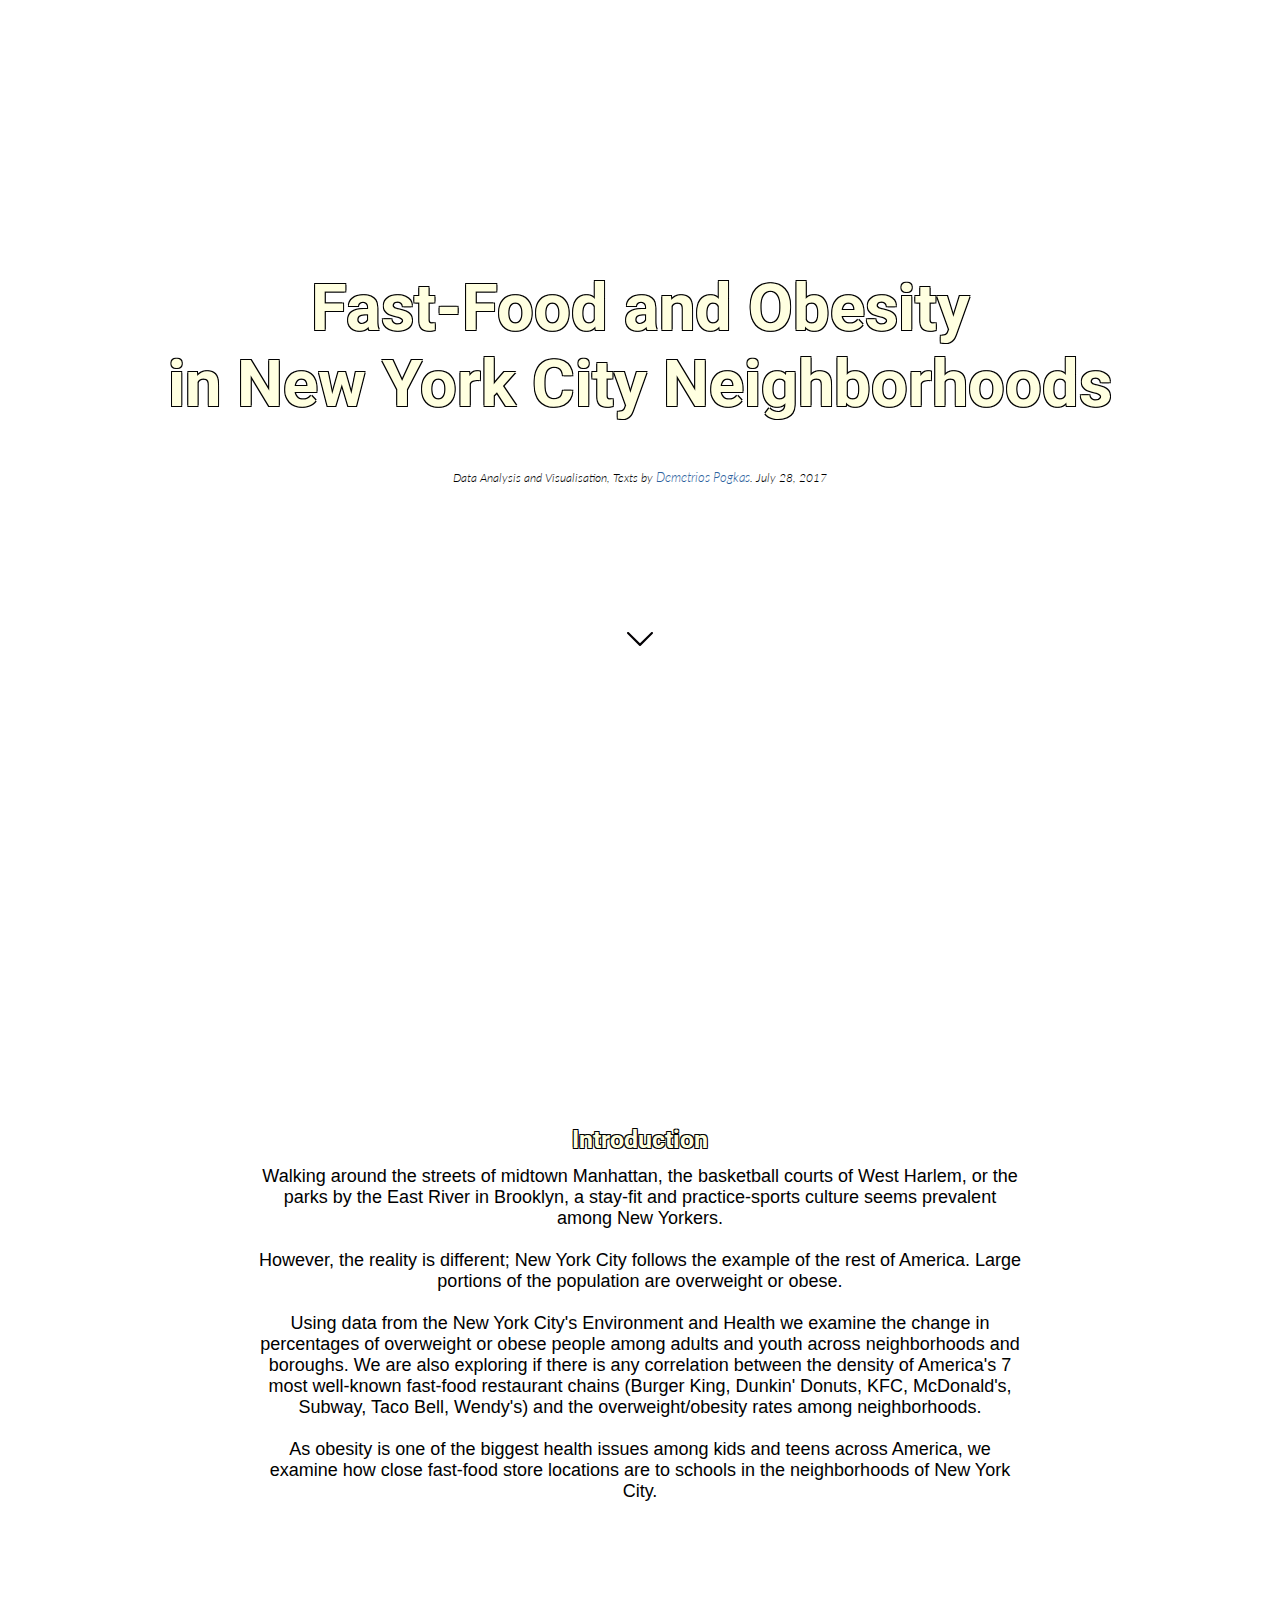
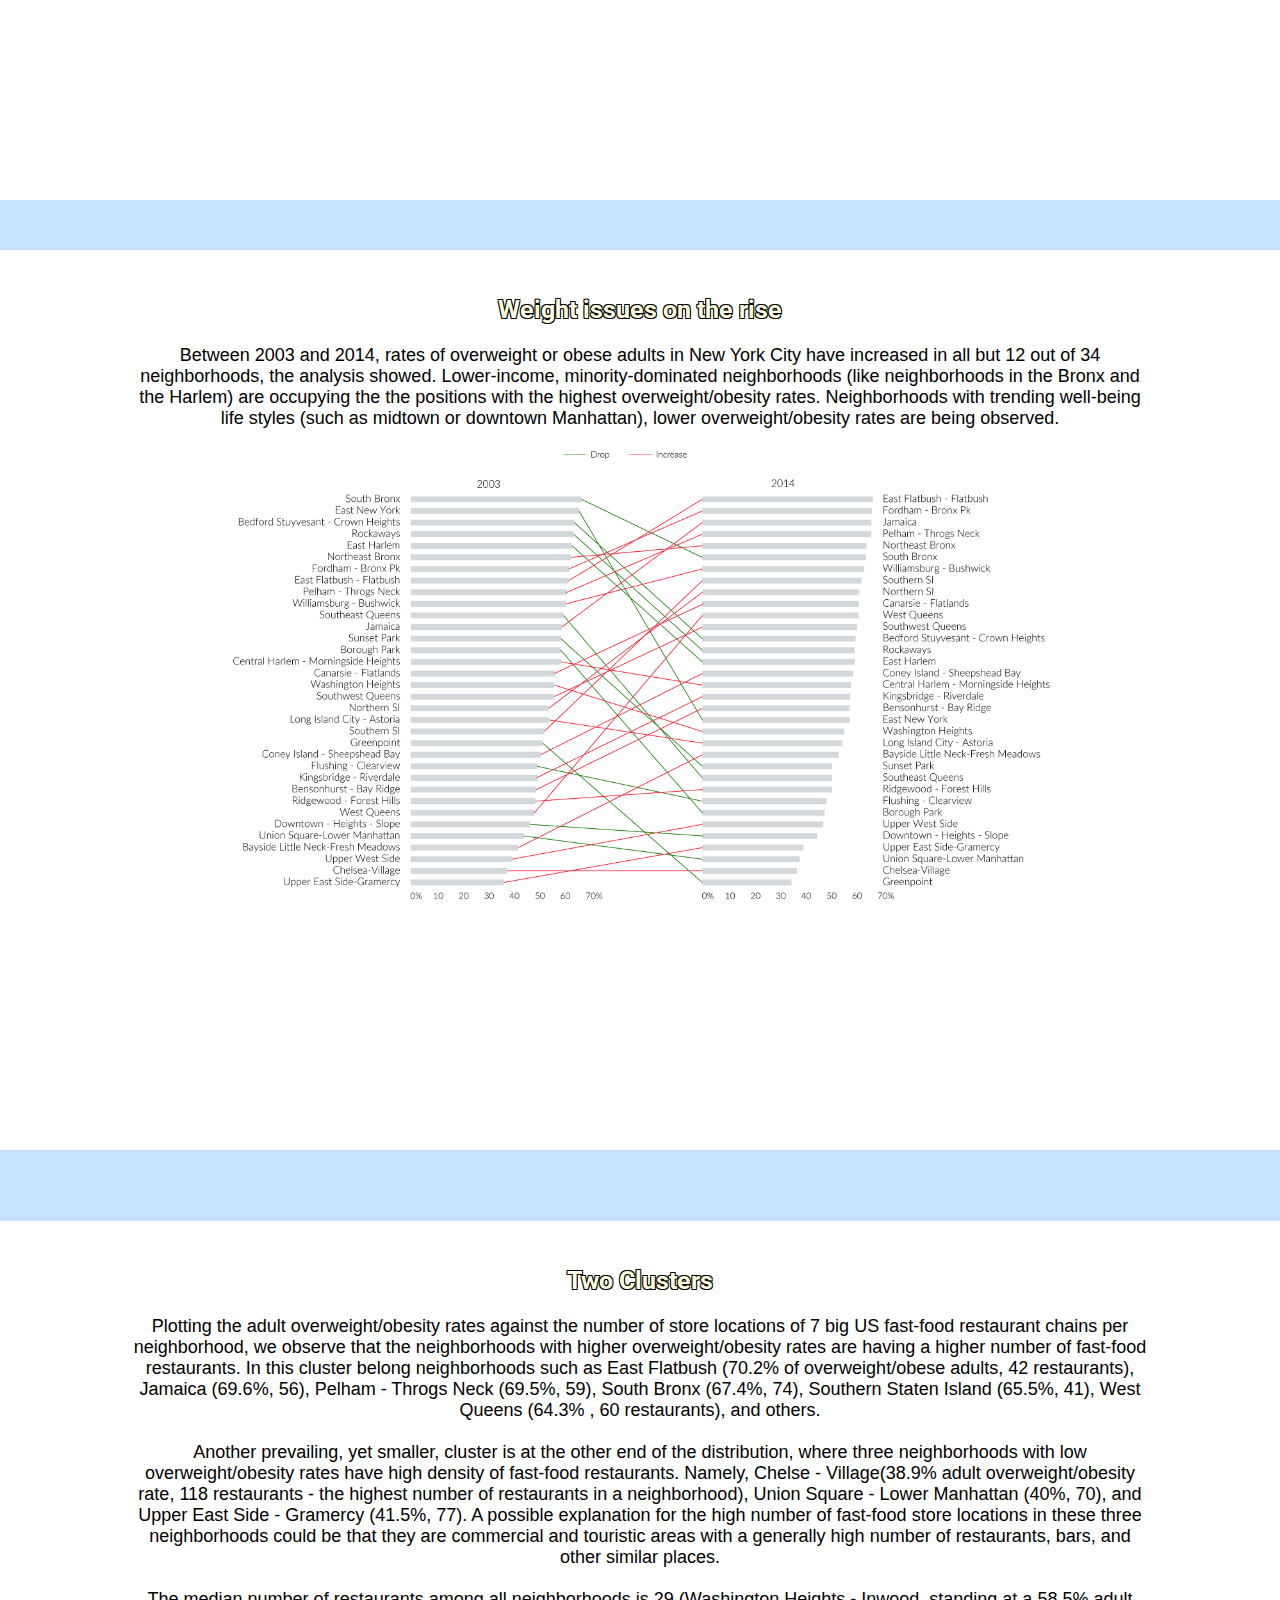
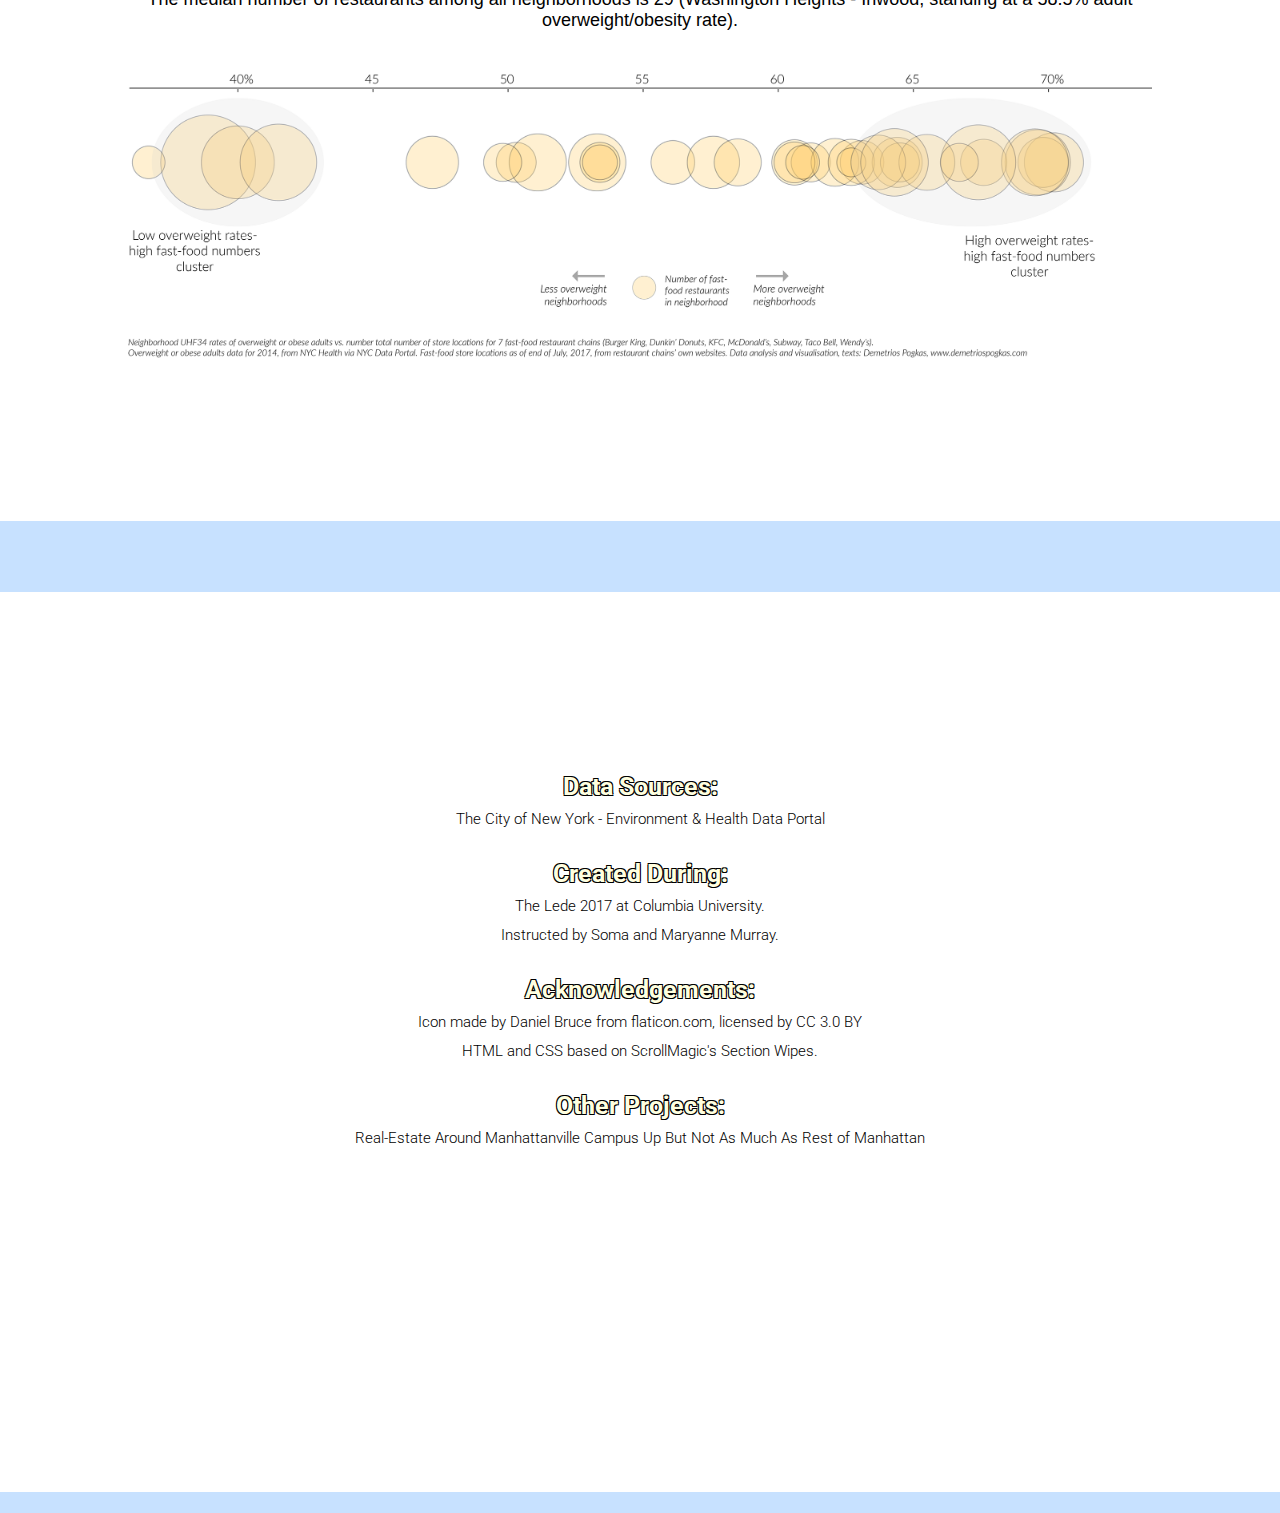
<file: docs/Project-03_Fast-Food-Near-NYC-Schools/index.html>
﻿<!DOCTYPE html>
<html class="no-js" lang="en">
<head>

<meta charset="utf-8" />
  <meta name="viewport" content="width=device-width, initial-scale=1.0">
  <meta property="og:title" content="Fast-Food and Obesity
in New York City Neighborhoods" />
  <meta property="og:url" content="https://demetriospogkas.github.io/The-Lede-2017-Data-Projects/Project-03_Fast-Food-Near-NYC-Schools/" />
  <meta property="og:description" content="Plotting the adult overweight/obesity rates against the number of store locations of 7 big US fast-food restaurant chains per neighborhood, we observe that the neighborhoods with higher overweight/obesity rates are having a higher number of fast-food restaurants." />
  <meta property="og:image" content="images/overweight-adult-fast-food-new-york-city.png" />
  <meta property="og:video:width" content="331" />
  <meta property="og:video:height" content="231" />

  <link href="https://fonts.googleapis.com/css?family=Roboto:400,400i,500,700" rel="stylesheet"> 
  <link href="https://fonts.googleapis.com/css?family=Lato:100,100i,300,300i,400,400i,700,700i" rel="stylesheet">
  <link rel="stylesheet" href="css/normalize.css" type="text/css">
  <link rel="stylesheet" href="css/scrollmagic-styles.css" type="text/css">
  <link rel="stylesheet" href="css/scrollmagic-examples-custom.css" type="text/css">

  <script type="text/javascript" src="js/jquery.min.js"></script>
  <script type="text/javascript" src="js/highlight.pack.js"></script>
  <script type="text/javascript" src="js/modernizr.custom.min.js"></script>
  <script type="text/javascript" src="js/scrollmagic-examples.js"></script>
  <script type="text/javascript" src="js/ScrollMagic.js"></script>

</head>
<body>
  <div id="content-wrapper">
    <div id="example-wrapper">
      <div class="scrollContent">
        <section class="demo" id="section-wipes">
          <style type="text/css">
            .panel {
              height: 100%;
              width: 100%;
              position: relative;
            }

            .panel.title {
              position: relative;
              height:100%;
              background-color: white;       
            }

            .panel.intro {
              height: 100%;
              background-color: white;
              color: black;
              margin-top: 0px;
              margin-bottom: 50px;
            }

            .panel.green {
              height: 100%;
              background-color: white;
              color: black;
            }

            .panel.bordeaux {
              height: 100%;
              background-color: white;
              color: black;
            }

            .panel.final {
              height: 100%;
              background-color: white;
              color: black;
            }

            #authorCredit{
                

              }
              



          </style>
          <section class="panel title">
            <b style='font-family: Roboto; font-size: 65px; color: lightyellow; text-shadow: -1px -1px 0 #000, 1px -1px 0 #000, -1px 1px 0 #000, 1px 1px 0 #000; top: 30% !important;'>Fast-Food and Obesity<br /> in New York City Neighborhoods<br />
            <span style='font-family: Lato, sans-serif !important; font-size:12px; font-weight: 300 !important; font-style: italic; text-align: center; color:black !important; text-shadow:none !important;'>Data Analysis and Visualisation, Texts by <a href='http://demetriospogkas.com/' target='blank'>Demetrios Pogkas</a>. July 28, 2017</span>
            <div style='font-family: Lato, sans-serif; font-size:12px; font-weight: 300; text-align: center; margin-bottom: 15px; font-color:black; margin-top:10%;'><img src='images/scroll-down.svg' width='2%'></div></b>
          </section>

          <section class="panel intro">
            <b style='font-family: Roboto; font-size: 25px; color: lightyellow; text-shadow: -1px -1px 0 #000, 1px -1px 0 #000, -1px 1px 0 #000, 1px 1px 0 #000; margin-left:20%; margin-right:20%; top: 25% !important;'>Introduction</b>
            <br/><br/><b style='margin-left:20%; margin-right:20%; font-weight:300; font-size:18px; top: 23% !important;'>Walking around the streets of midtown Manhattan, the basketball courts of West Harlem, or the parks by the East River in Brooklyn, a stay-fit and practice-sports culture seems prevalent among New Yorkers.
            <br/><br/>However, the reality is different; New York City follows the example of the rest of America. Large portions of the population are overweight or obese.
            <br/><br/> Using data from the New York City's Environment and Health we examine the change in percentages of overweight or obese people among adults and youth across neighborhoods and boroughs. We are also exploring if there is any correlation between the density of America's 7 most well-known fast-food restaurant chains (Burger King, Dunkin' Donuts, KFC, McDonald's, Subway, Taco Bell, Wendy's) and the overweight/obesity rates among neighborhoods.
            <br/><br/>As obesity is one of the biggest health issues among kids and teens across America, we examine how close fast-food store locations are to schools in the neighborhoods of New York City.  
            </b>
          </section>

          <section class="panel intro">
            <b style='font-family: Roboto; font-size: 25px; color: lightyellow; text-shadow: -1px -1px 0 #000, 1px -1px 0 #000, -1px 1px 0 #000, 1px 1px 0 #000; margin-left:10%; margin-right:10%; top: 5% !important;'>Weight issues on the rise</b>
            <br/><br/><b style='margin-left:10%; margin-right:10%; font-weight:300; font-size:18px; top: 4% !important;'>Between 2003 and 2014, rates of overweight or obese adults in New York City have increased in all but 12 out of 34 neighborhoods, the analysis showed. Lower-income, minority-dominated neighborhoods (like neighborhoods in the Bronx and the Harlem) are occupying the the positions with the highest overweight/obesity rates. Neighborhoods with trending well-being life styles (such as midtown or downtown Manhattan), lower overweight/obesity rates are being observed.
            <br/><br/><table><td><b style='margin-left:0%; margin-right:0%; font-weight:300; font-size:18px; top: 12% !important;'><img src='images/overweight-obese-adult-new-york-city.png' width='80%'></td><td><b style='margin-left:0%; margin-right:0%; font-weight:300; font-size:18px; top: 12% !important;'></b></td></table>
          </section>


          <section class="panel intro">
            <b style='font-family: Roboto; font-size: 25px; color: lightyellow; text-shadow: -1px -1px 0 #000, 1px -1px 0 #000, -1px 1px 0 #000, 1px 1px 0 #000; margin-left:10%; margin-right:10%; top: 5% !important;'>Two Clusters</b>
            <br/><br/><b style='margin-left:10%; margin-right:10%; font-weight:300; font-size:18px; top: 4% !important;'>Plotting the adult overweight/obesity rates against the number of store locations of 7 big US fast-food restaurant chains per neighborhood, we observe that the neighborhoods with higher overweight/obesity rates are having a higher number of fast-food restaurants. In this cluster belong neighborhoods such as East Flatbush (70.2% of overweight/obese adults, 42 restaurants), Jamaica (69.6%, 56), Pelham - Throgs Neck (69.5%, 59), South Bronx (67.4%, 74), Southern Staten Island (65.5%, 41), West Queens (64.3% , 60 restaurants), and others. 
            <br/><br/>
            Another prevailing, yet smaller, cluster is at the other end of the distribution, where three neighborhoods with low overweight/obesity rates have high density of fast-food restaurants. Namely, Chelse - Village(38.9% adult overweight/obesity rate, 118 restaurants - the highest number of restaurants in a neighborhood), Union Square - Lower Manhattan (40%, 70), and Upper East Side - Gramercy (41.5%, 77). A possible explanation for the high number of fast-food store locations in these three neighborhoods could be that they are commercial and touristic areas with a generally high number of restaurants, bars, and other similar places.<br/><br/>
            The median number of restaurants among all neighborhoods is 29 (Washington Heights - Inwood, standing at a 58.5% adult overweight/obesity rate).<br/><br/><br/><table><td><b style='margin-left:0%; margin-right:0%; font-weight:300; font-size:18px; top: 12% !important;'><img src='images/overweight-adult-fast-food-new-york-city.png' width='100%'><br/></b></td></table>
          </section>

          <section class="panel final">
            <b style='font-family: Roboto; font-size: 25px; color: lightyellow; text-shadow: -1px -1px 0 #000, 1px -1px 0 #000, -1px 1px 0 #000, 1px 1px 0 #000; margin-left:10%; margin-right:10%; top: 20% !important;'>Data Sources:<br/><span style='font-family: Roboto; font-size: 15px; color: black; text-shadow:none !important; font-weight:300 !important;'><a href='http://a816-dohbesp.nyc.gov/IndicatorPublic/PublicTracking.aspx?theme_code=2,3&subtopic_id=113' target='blank' style='font-family: Roboto; font-size: 15px; color: black; text-shadow:none !important; font-weight:300 !important;'>The City of New York - Environment & Health Data Portal</a></span><br/><br/>
            Created During:<br/><span style='font-family: Roboto; font-size: 15px; color: black; text-shadow:none !important; font-weight:300 !important;'>The Lede 2017 at Columbia University.<br/>Instructed by Soma and Maryanne Murray.</span><br/><br/>
            Acknowledgements:<br/><span style='font-family: Roboto; font-size: 15px; color: black; text-shadow:none !important; font-weight:300 !important;'>Icon made by <a href="https://www.flaticon.com/authors/daniel-bruce" target='blank' title="Daniel Bruce" style='font-family: Roboto; font-size: 15px; color: black; text-shadow:none !important; font-weight:300 !important;'>Daniel Bruce</a> from <a href="https://www.flaticon.com/" target="blank" title="Flaticon" style='font-family: Roboto; font-size: 15px; color: black; text-shadow:none !important; font-weight:300 !important;'>flaticon.com</a>, licensed by <a href="http://creativecommons.org/licenses/by/3.0/" target='blank' title="Creative Commons BY 3.0" target="_blank" style='font-family: Roboto; font-size: 15px; color: black; text-shadow:none !important; font-weight:300 !important;'>CC 3.0 BY</a><br/>HTML and CSS based on <a href='http://scrollmagic.io/examples/basic/section_wipes_natural.html' target="blank" style='font-family: Roboto; font-size: 15px; color: black; text-shadow:none !important; font-weight:300 !important;'>ScrollMagic's Section Wipes</a>.</span><br/><br/>

            Other Projects:<br/><span style='font-family: Roboto; font-size: 15px; color: black; text-shadow:none !important; font-weight:300 !important;'><a href='https://goo.gl/RmT6yk' target='blank' style='font-family: Roboto; font-size: 15px; color: black; text-shadow:none !important; font-weight:300 !important;'>Real-Estate Around Manhattanville Campus Up But Not As Much As Rest of Manhattan</a></span>
            </b>
          </section>
          <script>
            $(function () { // wait for document ready
              // init
              var controller = new ScrollMagic.Controller({
                globalSceneOptions: {
                  triggerHook: 'onLeave'
                }
              });

              // get all slides
              var slides = document.querySelectorAll("section.panel");

              // create scene for every slide
              for (var i=0; i<slides.length; i++) {
                new ScrollMagic.Scene({
                    triggerElement: slides[i]
                  })
                  .setPin(slides[i])
                  .addTo(controller);
              }
            });
          </script>
        </section>
      </div>
    </div>
  </div>
</body>
</html>
</file>
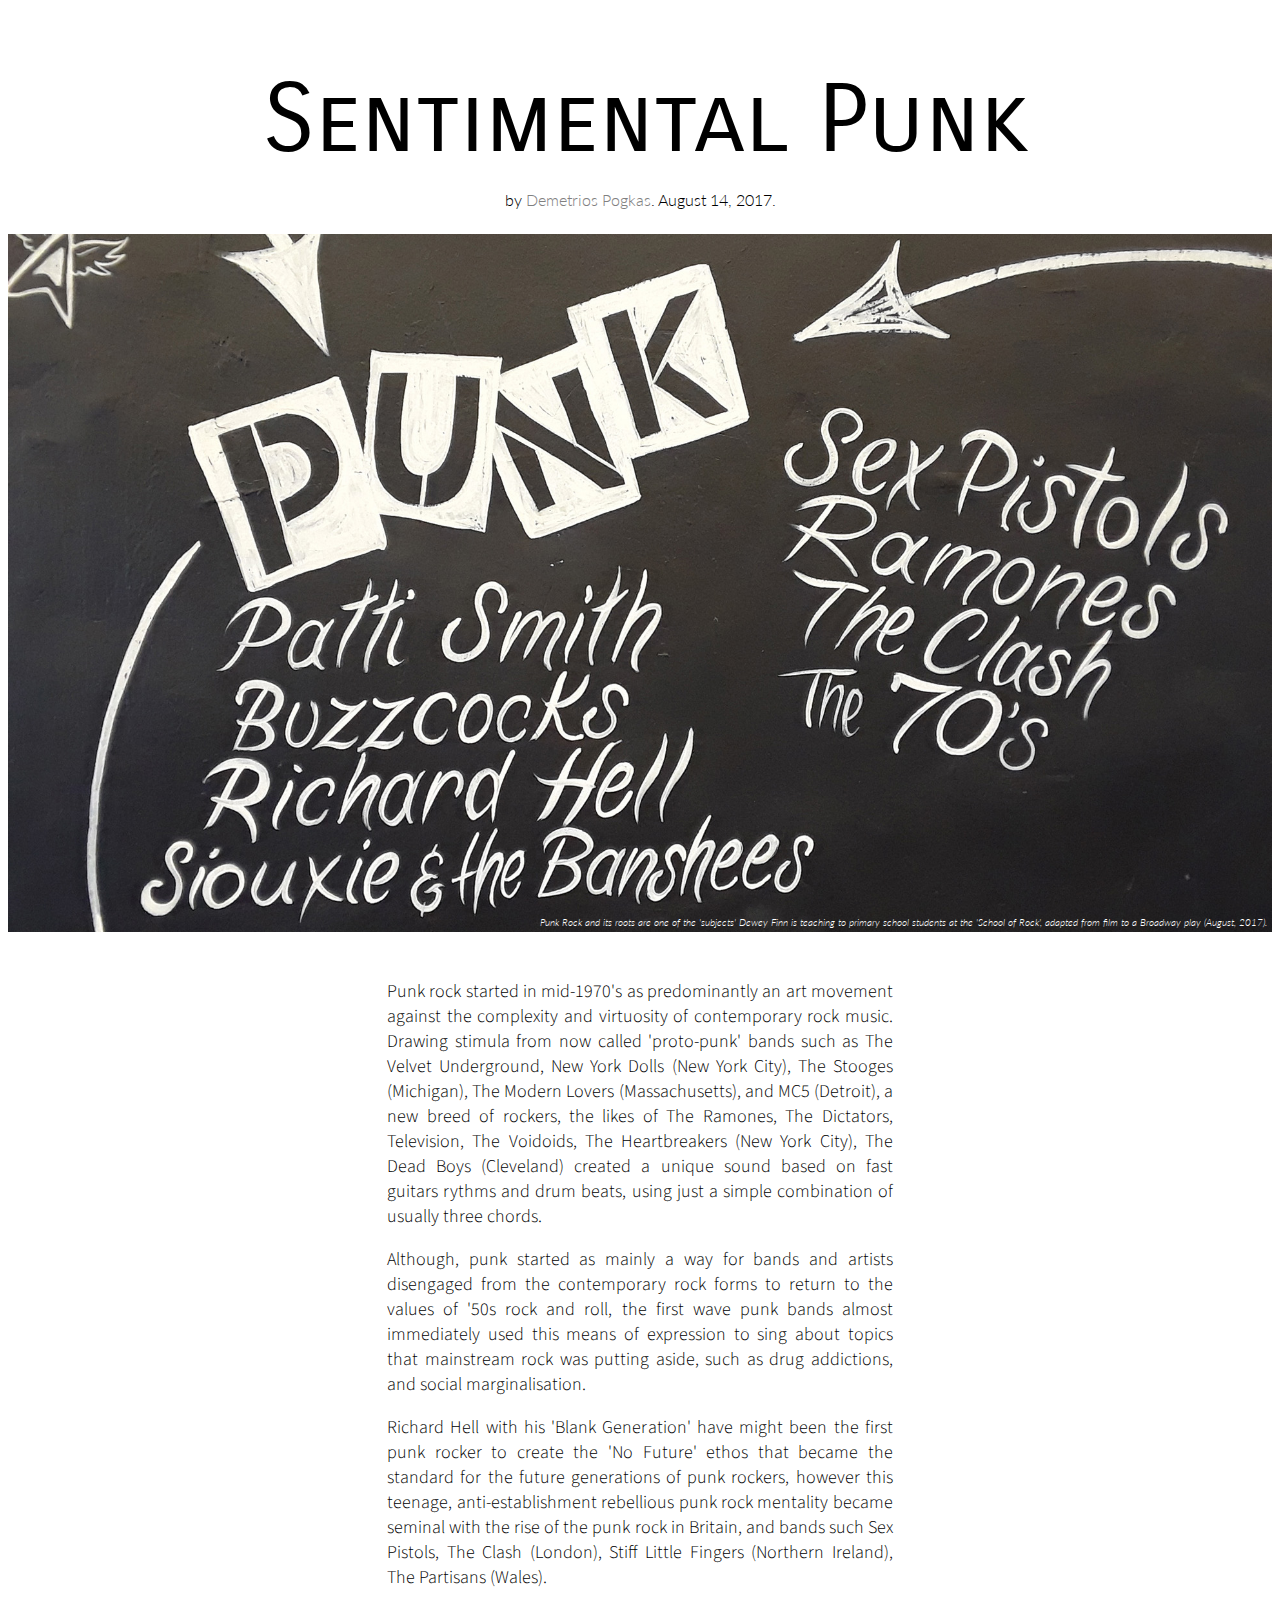
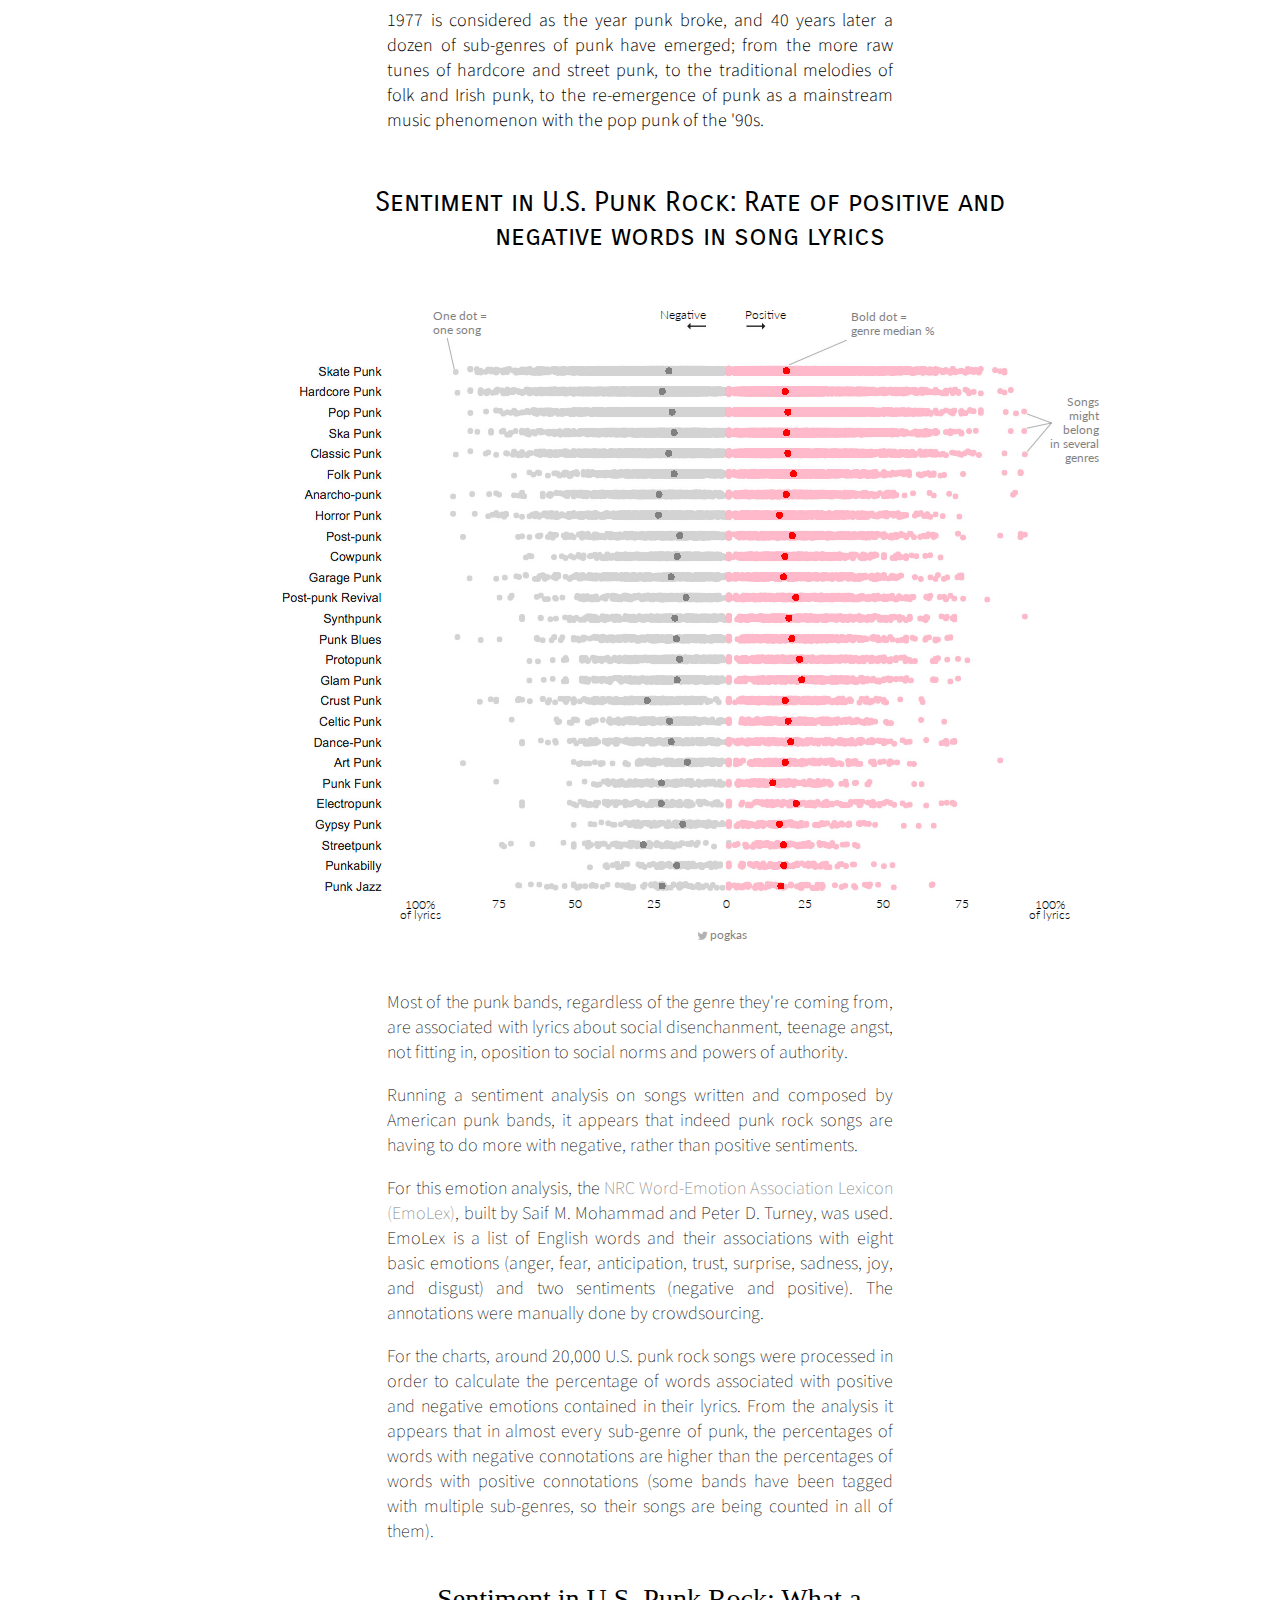
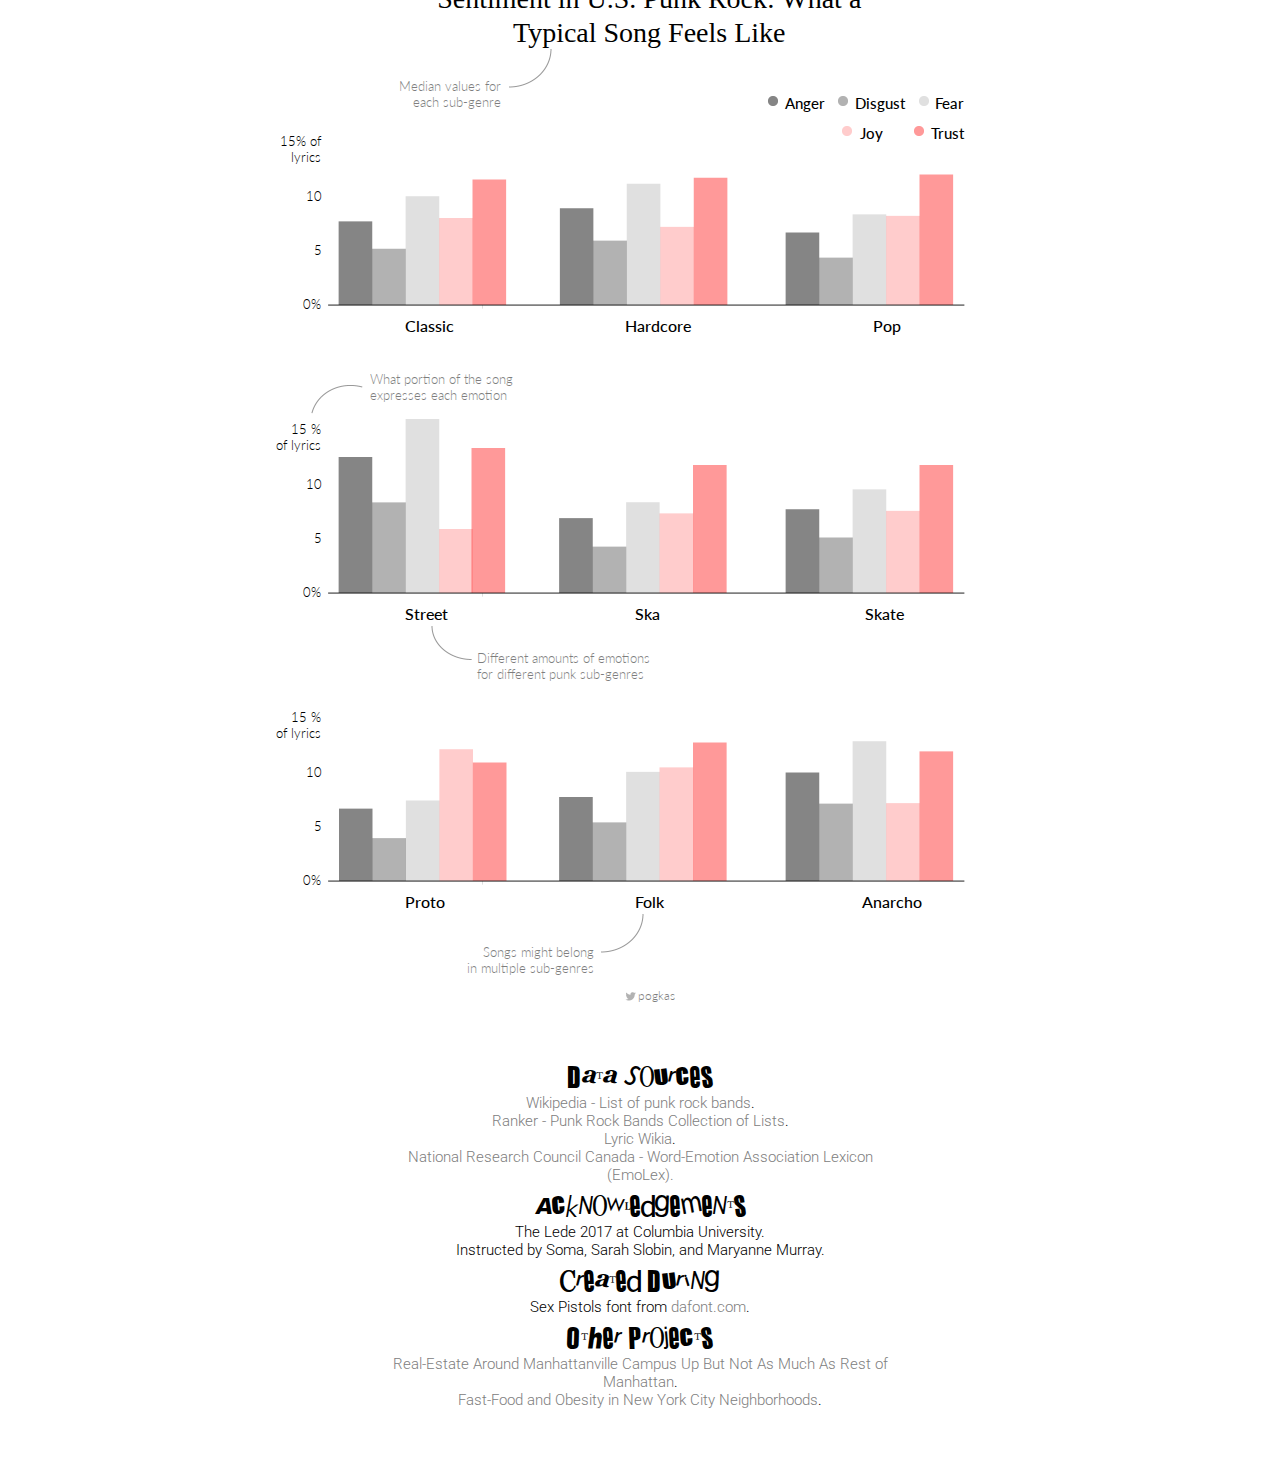
<file: docs/Project-04_Sentiment-Analysis-of-Punk-Rock-Songs/index.html>
﻿<!DOCTYPE html>
<html class="no-js" lang="en">
<head>

  <meta charset="utf-8" />
  <meta name="viewport" content="width=device-width, initial-scale=1.0">
  <meta property="og:title" content="Sentimental Punk" />
  <meta property="og:url" content="https://demetriospogkas.github.io/The-Lede-2017-Data-Projects/Project-04_Sentiment-Analysis-of-Punk-Rock-Songs/" />
  <meta property="og:description" content="Running a sentiment analysis on songs written and composed by American punk bands, it appears that punk rock songs are having to do more with negative, rather than positive sentiments." />
  <meta property="og:image" content="images/typical-punk-rock-song.png" />
  <meta property="og:video:width" content="331" />
  <meta property="og:video:height" content="231" />


  <link href='http://fonts.googleapis.com/css?family=Source+Sans+Pro:300,400,700,400italic' rel='stylesheet' type='text/css'>
  <link href="https://fonts.googleapis.com/css?family=Poppins:400,700" rel="stylesheet">
  <link href="https://fonts.googleapis.com/css?family=Carrois+Gothic+SC" rel="stylesheet">
  <link href="https://fonts.googleapis.com/css?family=Roboto:400,400i,500,700" rel="stylesheet"> 
  <link href="https://fonts.googleapis.com/css?family=Lato:100,100i,300,300i,400,400i,700,700i" rel="stylesheet">
  <link href='css/main-css.css' rel='stylesheet' type='text/css'>
  <link href='css/all-songs-positive-negative.css' rel='stylesheet' type='text/css'>
  <link href='css/emotions-by-genre.css' rel='stylesheet' type='text/css'>
</head>
<body>



<div class = 'title'>Sentimental Punk</div>

<div class = 'author_credit'>by <a href='http://demetriospogkas.com/' target='blank'>Demetrios Pogkas</a>. August 14, 2017.</div>

<div class = 'cover_image'><img src = 'images/school_of_rock_punk_nyc.jpg' width='100%'></div>
<div class = 'image_credit'>Punk Rock and its roots are one of the 'subjects' Dewey Finn is teaching to primary school students at the 'School of Rock', adapted from film to a Broadway play (August, 2017).</div>

<div class = 'article_container'>

 <div class = 'intro'>
    <p>Punk rock started in mid-1970's as predominantly an art movement against the complexity and virtuosity of contemporary rock music. Drawing stimula from now called 'proto-punk' bands such as The Velvet Underground, New York Dolls (New York City), The Stooges (Michigan), The Modern Lovers (Massachusetts), and MC5 (Detroit), a new breed of rockers, the likes of The Ramones, The Dictators, Television, The Voidoids, The Heartbreakers (New York City), The Dead Boys (Cleveland) created a unique sound based on fast guitars rythms and drum beats, using just a simple combination of usually three chords.
    </p>
    <p>Although, punk started as mainly a way for bands and artists disengaged from the contemporary rock forms to return to the values of '50s rock and roll, the first wave punk bands almost immediately used this means of expression to sing about topics that mainstream rock was putting aside, such as drug addictions, and social marginalisation.
    </p>
    <p>Richard Hell with his 'Blank Generation' have might been the first punk rocker to create the 'No Future' ethos that became the standard for the future generations of punk rockers, however this teenage, anti-establishment rebellious punk rock mentality became seminal with the rise of the punk rock in Britain, and bands such Sex Pistols, The Clash (London), Stiff Little Fingers (Northern Ireland), The Partisans (Wales).
    </p>
    <p>
    1977 is considered as the year punk broke, and 40 years later a dozen of sub-genres of punk have emerged; from the more raw tunes of hardcore and street punk, to the traditional melodies of folk and Irish punk, to the re-emergence of punk as a mainstream music phenomenon with the pop punk of the '90s.
    </p>
  </div>

  <div class = 'image'>
    <!-- Generated by ai2html v0.65.4-->
    <div id="g-03-Founding-Year-Resampled-5A_03-Positive-Negative_PRINTSCREEN_v05-box" class="ai2html">
      <div id="g-03-Founding-Year-Resampled-5A_03-Positive-Negative_PRINTSCREEN_v05-Artboard_1" class="g-artboard g-artboard-v3" data-min-width='859'>
        <img id="g-ai0-0" class="g-aiImg" src="images/punk-rock-positive-negative-sentiments.jpg"/>
        <div id="g-ai0-1" class="g-Layer_1 g-aiAbs" style="top:3.317%;left:49.9418%;margin-left:-49.8254%;width:99.6508%;">
          <p class="g-pstyle0">Sentiment in U.S. Punk Rock: Rate of positive and</p>
          <p class="g-pstyle0">negative words in song lyrics</p>
        </div>
        <div id="g-ai0-2" class="g-Layer_1 g-aiAbs" style="top:18.4275%;right:48.1311%;width:6.0536%;">
          <p class="g-pstyle1">Negative</p>
        </div>
        <div id="g-ai0-3" class="g-Layer_1 g-aiAbs" style="top:18.4275%;left:56.4092%;width:6.0536%;">
          <p class="g-pstyle2">Positive</p>
        </div>
        <div id="g-ai0-4" class="g-Layer_1 g-aiAbs" style="top:18.5504%;left:20.1009%;width:10.4773%;">
          <p class="g-pstyle3">One dot = </p>
          <p class="g-pstyle3">one song</p>
        </div>
        <div id="g-ai0-5" class="g-Layer_1 g-aiAbs" style="top:18.6732%;left:68.6554%;width:17.5786%;">
          <p class="g-pstyle3">Bold dot = </p>
          <p class="g-pstyle3">genre median %</p>
        </div>
        <div id="g-ai0-6" class="g-Layer_1 g-aiAbs" style="top:29.1155%;right:2.4058%;width:7.4505%;">
          <p class="g-pstyle4">Songs</p>
          <p class="g-pstyle4">might</p>
          <p class="g-pstyle4">belong</p>
          <p class="g-pstyle4">in several</p>
          <p class="g-pstyle4">genres</p>
        </div>
        <div id="g-ai0-7" class="g-Layer_1 g-aiAbs" style="top:90.7862%;left:27.7648%;margin-left:-1.5716%;width:3.1432%;">
          <p class="g-pstyle5">75</p>
        </div>
        <div id="g-ai0-8" class="g-Layer_1 g-aiAbs" style="top:90.7862%;left:36.6123%;margin-left:-1.5716%;width:3.1432%;">
          <p class="g-pstyle5">50</p>
        </div>
        <div id="g-ai0-9" class="g-Layer_1 g-aiAbs" style="top:90.7862%;left:45.8091%;margin-left:-1.5716%;width:3.1432%;">
          <p class="g-pstyle5">25</p>
        </div>
        <div id="g-ai0-10" class="g-Layer_1 g-aiAbs" style="top:90.7862%;left:54.1909%;margin-left:-1.5716%;width:3.1432%;">
          <p class="g-pstyle5">0</p>
        </div>
        <div id="g-ai0-11" class="g-Layer_1 g-aiAbs" style="top:90.7862%;left:63.3877%;margin-left:-1.5716%;width:3.1432%;">
          <p class="g-pstyle5">25</p>
        </div>
        <div id="g-ai0-12" class="g-Layer_1 g-aiAbs" style="top:90.7862%;left:72.468%;margin-left:-1.5716%;width:3.1432%;">
          <p class="g-pstyle5">50</p>
        </div>
        <div id="g-ai0-13" class="g-Layer_1 g-aiAbs" style="top:90.7862%;left:81.6647%;margin-left:-1.5716%;width:3.1432%;">
          <p class="g-pstyle5">75</p>
        </div>
        <div id="g-ai0-14" class="g-Layer_1 g-aiAbs" style="top:91.1548%;left:18.5879%;margin-left:-7.6834%;width:15.3667%;">
          <p class="g-pstyle6">100%</p>
          <p class="g-pstyle6">of lyrics</p>
        </div>
        <div id="g-ai0-15" class="g-Layer_1 g-aiAbs" style="top:91.1548%;left:91.851%;margin-left:-7.6834%;width:15.3667%;">
          <p class="g-pstyle6">100%</p>
          <p class="g-pstyle6">of lyrics</p>
        </div>
        <div id="g-ai0-16" class="g-Layer_1 g-aiAbs" style="top:94.8403%;left:52.2888%;width:29.8021%;">
          <p class="g-pstyle7">pogkas</p>
        </div>
      </div>

    </div>
  </div>

  <div class = 'text'>
    <p>Most of the punk bands, regardless of the genre they're coming from, are associated with lyrics about social disenchanment, teenage angst, not fitting in, oposition to social norms and powers of authority.
    </p>
    <p>Running a sentiment analysis on songs written and composed by American punk bands, it appears that indeed punk rock songs are having to do more with negative, rather than positive sentiments.
    </p>
    <p>
    For this emotion analysis, the <a href='http://saifmohammad.com/WebPages/NRC-Emotion-Lexicon.htm' target='blank'>NRC Word-Emotion Association Lexicon (EmoLex)</a>, built by Saif M. Mohammad and Peter D. Turney, was used. EmoLex is a list of English words and their associations with eight basic emotions (anger, fear, anticipation, trust, surprise, sadness, joy, and disgust) and two sentiments (negative and positive). The annotations were manually done by crowdsourcing.
    </p>
    For the charts, around 20,000 U.S. punk rock songs were processed in order to calculate the percentage of words associated with positive and negative emotions contained in their lyrics. From the analysis it appears that in almost every sub-genre of punk, the percentages of words with negative connotations are higher than the percentages of words with positive connotations (some bands have been tagged with multiple sub-genres, so their songs are being counted in all of them).
  </div>

<div>
    <div class = 'image'>
    <!-- Generated by ai2html v0.65.4-->
    <div id="g-06-Bars-Median-Emotions_ALL_v02-box" class="ai2html">
      <div id="g-06-Bars-Median-Emotions_ALL_v02-Artboard_1" class="g-artboard g-artboard-v3" data-min-width='737'>
        <img id="g-ai0-0" class="g-aiImg" src="images/punk-rock-median-emotions-by-genre.png"/>
        <div id="g-ai0-1" class="g-Layer_1 g-aiAbs" style="top:1.244%;left:52.7137%;margin-left:-50%;width:100%;">
          <p class="g-pstyle0">Sentiment in U.S. Punk Rock: What a </p>
          <p class="g-pstyle0">Typical Song Feels Like</p>
        </div>
        <div id="g-ai0-2" class="g-Layer_1 g-aiAbs" style="top:10.4306%;right:67.346%;width:14.7897%;">
          <p class="g-pstyle1">Median values for </p>
          <p class="g-pstyle1">each sub-genre</p>
        </div>
        <div id="g-ai0-3" class="g-Layer_1 g-aiAbs" style="top:11.9617%;left:71.0991%;width:7.4627%;">
          <p class="g-pstyle2">Anger</p>
        </div>
        <div id="g-ai0-4" class="g-Layer_1 g-aiAbs" style="top:11.9617%;left:80.597%;width:7.0556%;">
          <p class="g-pstyle2">Disgust</p>
        </div>
        <div id="g-ai0-5" class="g-Layer_1 g-aiAbs" style="top:11.9617%;left:91.4518%;width:7.0556%;">
          <p class="g-pstyle2">Fear</p>
        </div>
        <div id="g-ai0-6" class="g-Layer_1 g-aiAbs" style="top:14.8325%;left:81.2754%;width:5.156%;">
          <p class="g-pstyle2">Joy</p>
        </div>
        <div id="g-ai0-7" class="g-Layer_1 g-aiAbs" style="top:14.8325%;left:90.9091%;width:5.156%;">
          <p class="g-pstyle2">Trust</p>
        </div>
        <div id="g-ai0-8" class="g-Layer_1 g-aiAbs g-aiPointText" style="top:17.2787%;margin-top:-16.6px;right:91.8016%;width:46px;">
          <p class="g-pstyle3"> 15% of</p>
          <p class="g-pstyle3">lyrics</p>
        </div>
        <div id="g-ai0-9" class="g-Layer_1 g-aiAbs g-aiPointText" style="top:21.7954%;margin-top:-8.8px;left:6.1567%;width:17px;">
          <p>10</p>
        </div>
        <div id="g-ai0-10" class="g-Layer_1 g-aiAbs g-aiPointText" style="top:26.9629%;margin-top:-8.8px;left:7.2422%;width:10px;">
          <p>5</p>
        </div>
        <div id="g-ai0-11" class="g-Layer_1 g-aiAbs g-aiPointText" style="top:32.1304%;margin-top:-8.8px;left:5.7497%;width:20px;">
          <p>0%</p>
        </div>
        <div id="g-ai0-12" class="g-Layer_1 g-aiAbs g-aiPointText" style="top:34.2119%;margin-top:-10.5px;left:19.6282%;width:50px;">
          <p class="g-pstyle4">Classic</p>
        </div>
        <div id="g-ai0-13" class="g-Layer_1 g-aiAbs g-aiPointText" style="top:34.2119%;margin-top:-10.5px;left:49.479%;width:68px;">
          <p class="g-pstyle4">Hardcore</p>
        </div>
        <div id="g-ai0-14" class="g-Layer_1 g-aiAbs g-aiPointText" style="top:34.2119%;margin-top:-10.5px;left:83.1289%;width:30px;">
          <p class="g-pstyle4">Pop</p>
        </div>
        <div id="g-ai0-15" class="g-Layer_1 g-aiAbs" style="top:38.4689%;left:14.8793%;width:30.5292%;">
          <p class="g-pstyle5">What portion of the song</p>
          <p class="g-pstyle5">expresses each emotion</p>
        </div>
        <div id="g-ai0-16" class="g-Layer_1 g-aiAbs g-aiPointText" style="top:44.8385%;margin-top:-16.6px;right:91.7733%;width:46px;">
          <p class="g-pstyle3">15 %</p>
          <p class="g-pstyle3">of lyrics</p>
        </div>
        <div id="g-ai0-17" class="g-Layer_1 g-aiAbs g-aiPointText" style="top:49.3552%;margin-top:-8.8px;left:6.1567%;width:17px;">
          <p>10</p>
        </div>
        <div id="g-ai0-18" class="g-Layer_1 g-aiAbs g-aiPointText" style="top:54.5227%;margin-top:-8.8px;left:7.2422%;width:10px;">
          <p>5</p>
        </div>
        <div id="g-ai0-19" class="g-Layer_1 g-aiAbs g-aiPointText" style="top:59.6902%;margin-top:-8.8px;left:5.7497%;width:20px;">
          <p>0%</p>
        </div>
        <div id="g-ai0-20" class="g-Layer_1 g-aiAbs g-aiPointText" style="top:61.7716%;margin-top:-10.5px;left:19.6282%;width:45px;">
          <p class="g-pstyle4">Street</p>
        </div>
        <div id="g-ai0-21" class="g-Layer_1 g-aiAbs g-aiPointText" style="top:61.7716%;margin-top:-10.5px;left:50.8358%;width:27px;">
          <p class="g-pstyle4">Ska</p>
        </div>
        <div id="g-ai0-22" class="g-Layer_1 g-aiAbs g-aiPointText" style="top:61.7716%;margin-top:-10.5px;left:82.0434%;width:41px;">
          <p class="g-pstyle4">Skate</p>
        </div>
        <div id="g-ai0-23" class="g-Layer_1 g-aiAbs" style="top:65.1675%;left:29.308%;width:39.3487%;">
          <p class="g-pstyle5">Different amounts of emotions</p>
          <p class="g-pstyle5">for different punk sub-genres</p>
        </div>
        <div id="g-ai0-24" class="g-Layer_1 g-aiAbs g-aiPointText" style="top:72.3983%;margin-top:-16.6px;right:91.7733%;width:46px;">
          <p class="g-pstyle3">15 %</p>
          <p class="g-pstyle3">of lyrics</p>
        </div>
        <div id="g-ai0-25" class="g-Layer_1 g-aiAbs g-aiPointText" style="top:76.915%;margin-top:-8.8px;left:6.1567%;width:17px;">
          <p>10</p>
        </div>
        <div id="g-ai0-26" class="g-Layer_1 g-aiAbs g-aiPointText" style="top:82.0825%;margin-top:-8.8px;left:7.2422%;width:10px;">
          <p>5</p>
        </div>
        <div id="g-ai0-27" class="g-Layer_1 g-aiAbs g-aiPointText" style="top:87.25%;margin-top:-8.8px;left:5.7497%;width:20px;">
          <p>0%</p>
        </div>
        <div id="g-ai0-28" class="g-Layer_1 g-aiAbs g-aiPointText" style="top:89.3315%;margin-top:-10.5px;left:19.6282%;width:41px;">
          <p class="g-pstyle4">Proto</p>
        </div>
        <div id="g-ai0-29" class="g-Layer_1 g-aiAbs g-aiPointText" style="top:89.3315%;margin-top:-10.5px;left:50.8358%;width:32px;">
          <p class="g-pstyle4">Folk</p>
        </div>
        <div id="g-ai0-30" class="g-Layer_1 g-aiAbs g-aiPointText" style="top:89.3315%;margin-top:-10.5px;left:81.6364%;width:61px;">
          <p class="g-pstyle4">Anarcho</p>
        </div>
        <div id="g-ai0-31" class="g-Layer_1 g-aiAbs" style="top:93.3014%;right:54.7273%;width:30.5292%;">
          <p class="g-pstyle1">Songs might belong</p>
          <p class="g-pstyle1">in multiple sub-genres</p>
        </div>
        <div id="g-ai0-32" class="g-Layer_1 g-aiAbs" style="top:97.799%;left:51.1751%;width:5.156%;">
          <p class="g-pstyle6">pogkas</p>
        </div>
      </div>
    </div>
</div>

  <div class = 'image_horizontal'>

  </div>

  <div class = 'final'>
    <div class='ending_credits_header'>Data Sources</div>
    <div class="ending_credits_content"><a href='https://en.wikipedia.org/wiki/List_of_punk_rock_bands' target='blank'>Wikipedia - List of punk rock bands</a>.<br/>
    <a href='http://www.ranker.com/list/best-punk-rock-bands-and-artists/reference' target='blank'>Ranker - Punk Rock Bands Collection of Lists</a>.<br/>
    <a href='http://lyrics.wikia.com/wiki/Lyrics_Wiki' target='blank'>Lyric Wikia</a>.<br/>
    <a href='http://saifmohammad.com/WebPages/NRC-Emotion-Lexicon.htm' target='blank'>National Research Council Canada - Word-Emotion Association Lexicon (EmoLex).</a>
    </div>
    <div class='ending_credits_header'>Acknowledgements</div>
    <div class="ending_credits_content">The Lede 2017 at Columbia University.<br/>Instructed by Soma, Sarah Slobin, and Maryanne Murray.</div>   
    <div class='ending_credits_header'>Created During</div>
    <div class="ending_credits_content">Sex Pistols font from <a href='http://www.dafont.com/sex-pistols.font' target='blank'>dafont.com</a>.</div>
    <div class='ending_credits_header'>Other Projects</div>
    <div class="ending_credits_content"><a href='https://goo.gl/RmT6yk' target='blank'>Real-Estate Around Manhattanville Campus Up But Not As Much As Rest of Manhattan</a>.<br/><a href='https://goo.gl/qk9PZy' target='blank'>Fast-Food and Obesity in New York City Neighborhoods</a>.</div>
  </div>

</div>

</body>
</html>
</file>
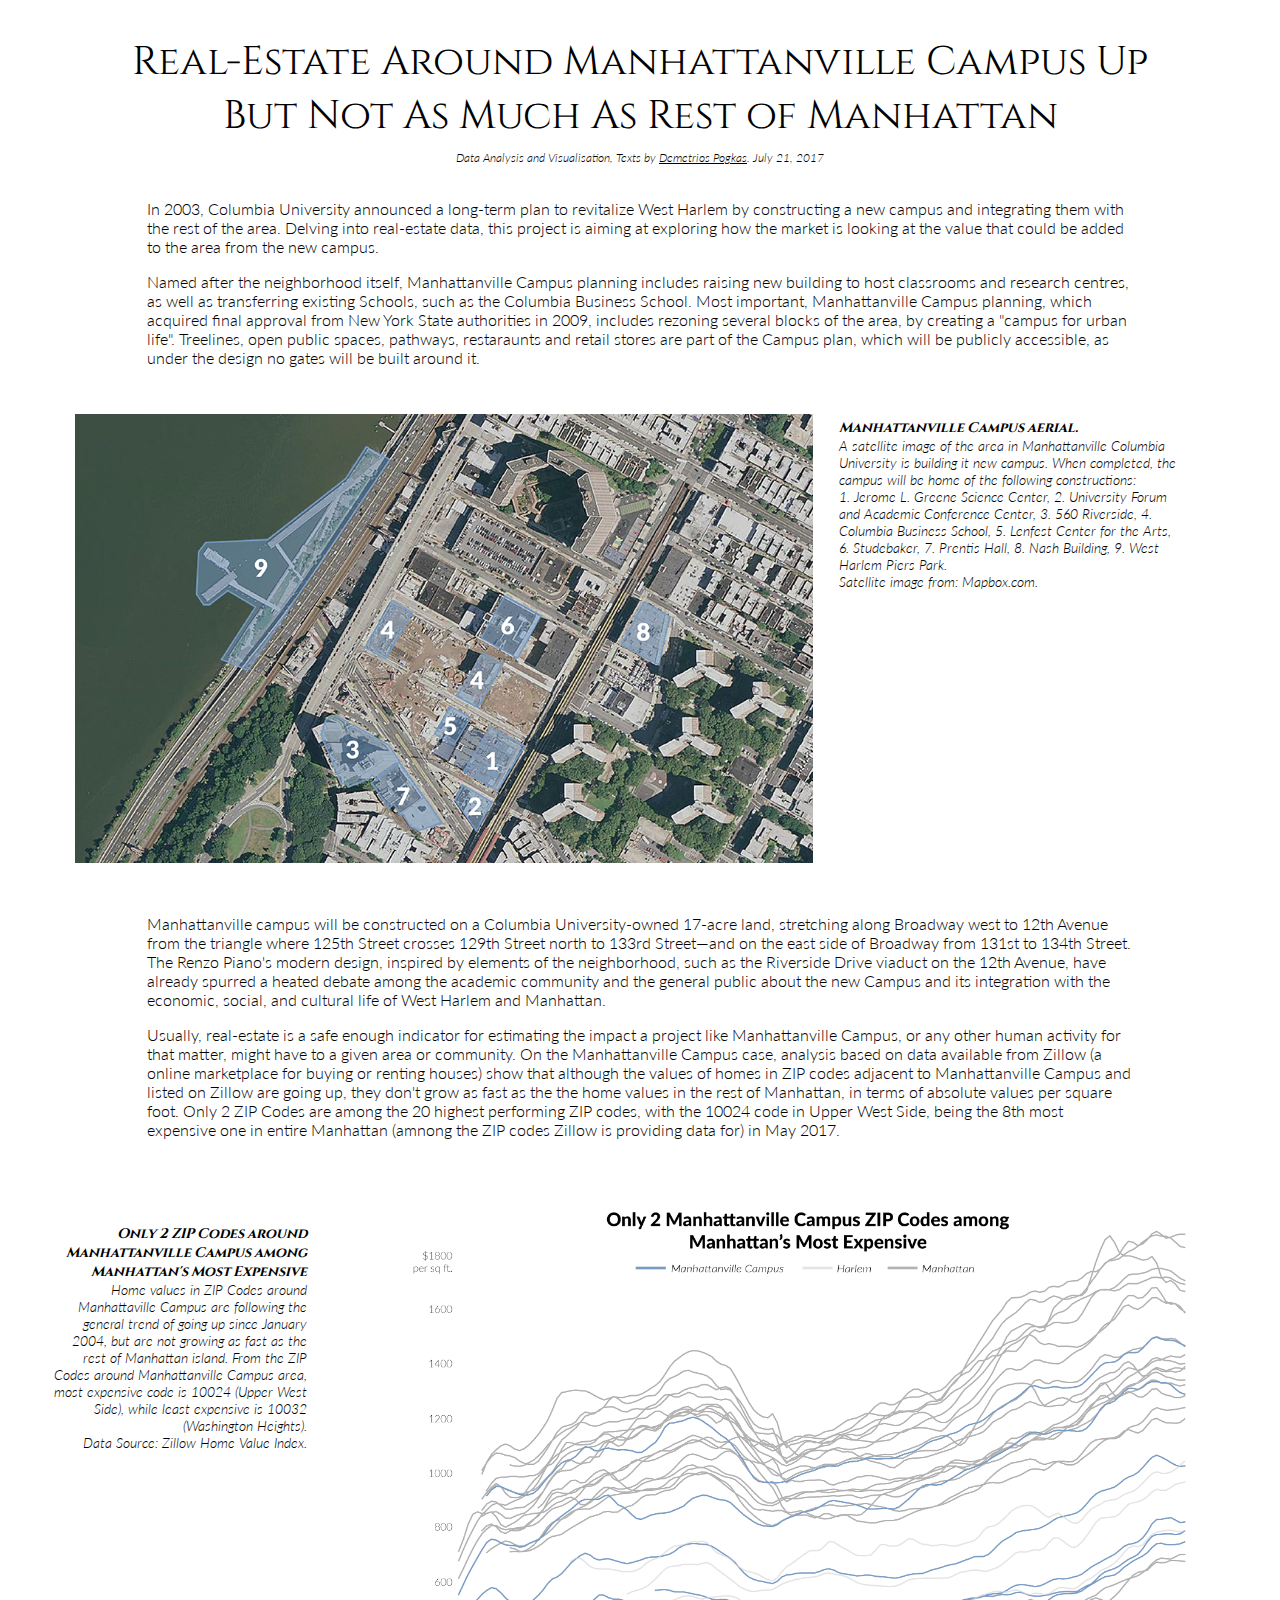
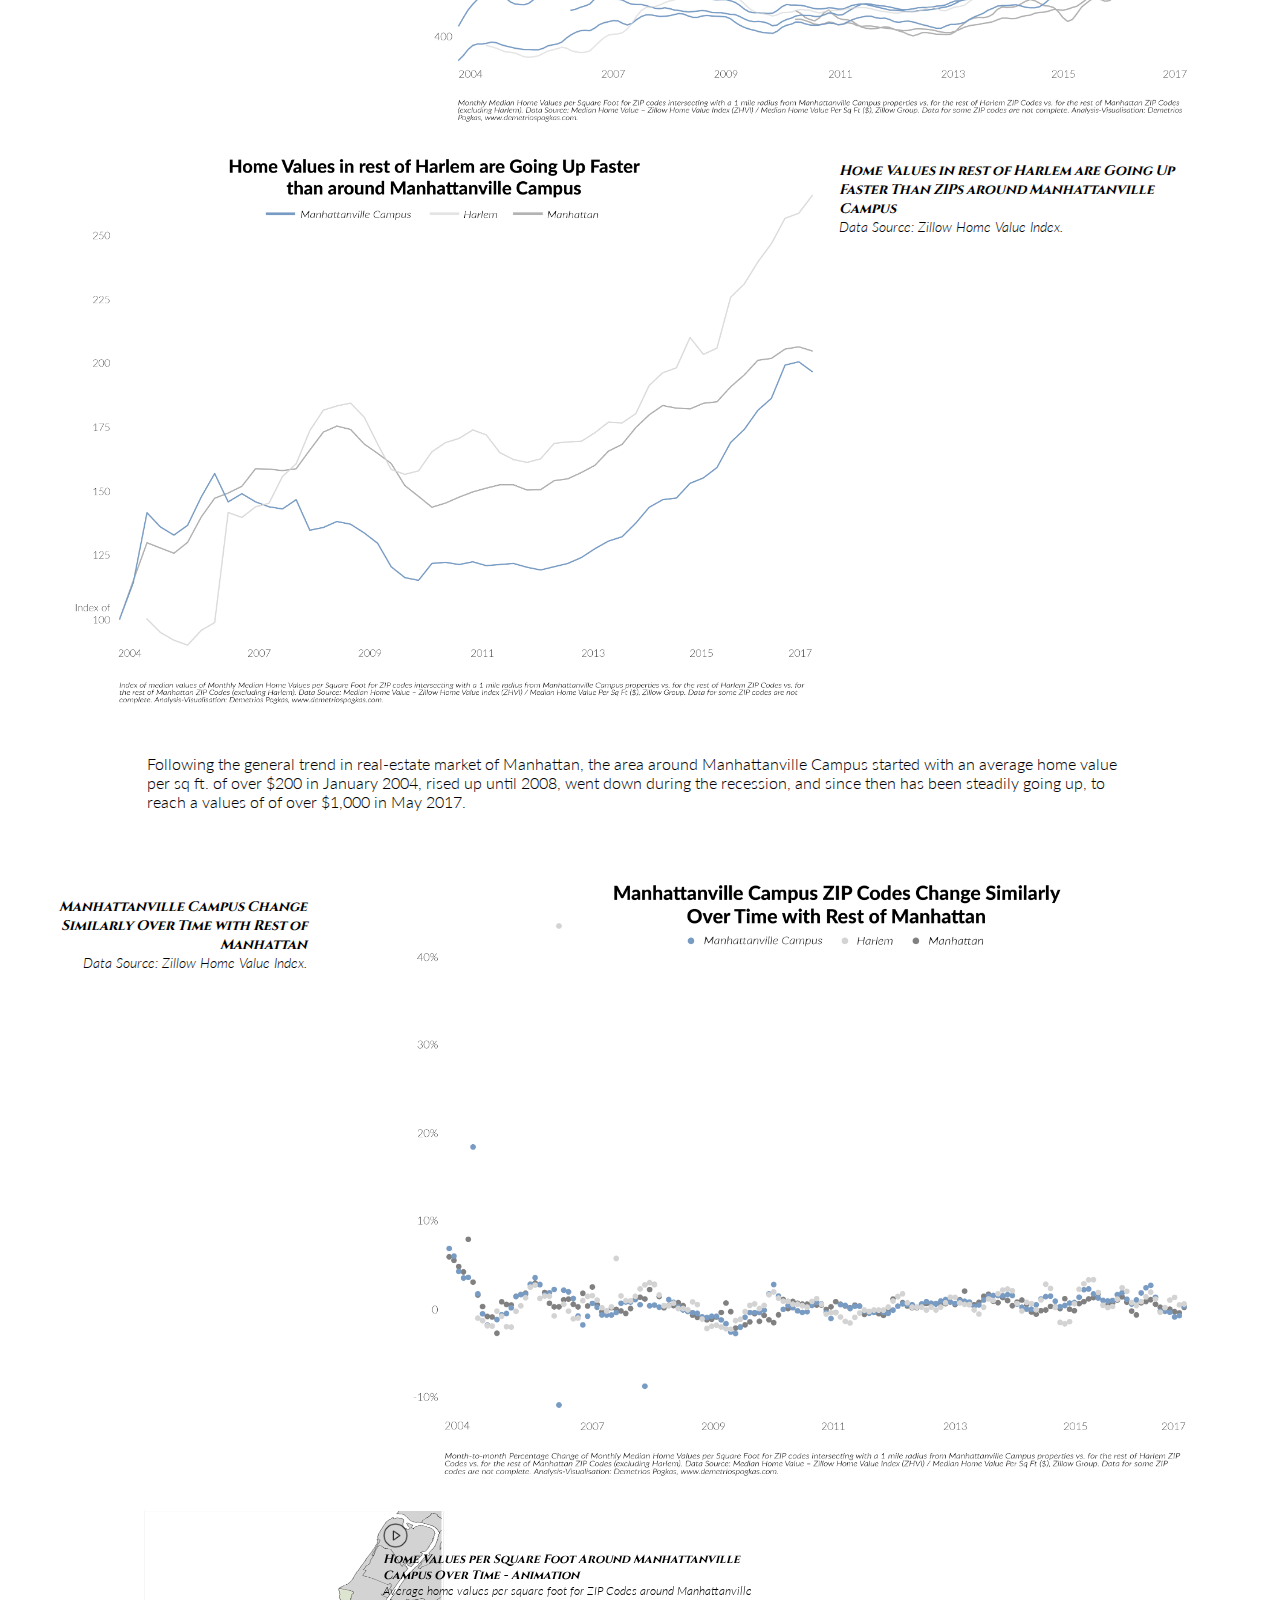
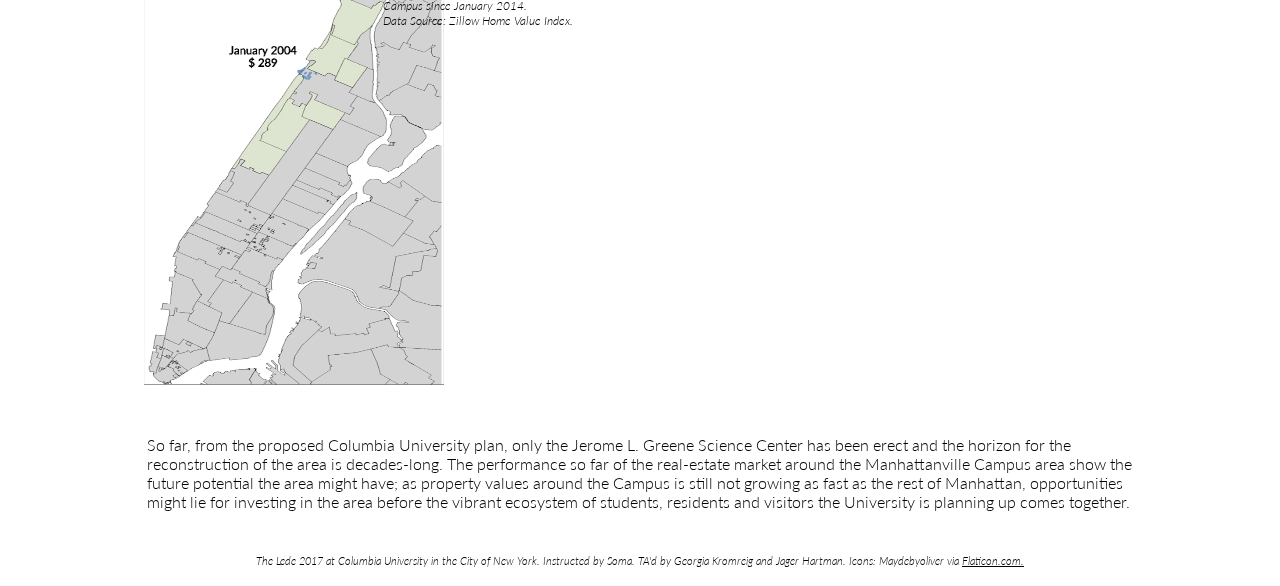
<file: docs/Project-02_Real-Estate-Manhattanville-Campus/Revision.html>
<!DOCTYPE html>
<html>
<head>
  
  <title>Real-Estate Around Manhattanville Campus Up But Not As Much As Rest of Manhattan</title>

  <meta charset="utf-8" />
  <meta name="viewport" content="width=device-width, initial-scale=1.0">
  <meta property="og:title" content=" NYC Subway Suffers 3,000 Service-Interrupting Incidents in First Half of 2017" />
  <meta property="og:url" content="http://demetriospogkas.com/external/MTA-Subway-Alerts-New-York-2017-H1/Stations-Map.html" />
  <meta property="og:description" content="Analyzing over 12,000 MTA Archived Alerts for 2017, it is revealed that over 3,000 incidents have caused delays, interruptions, and other service malfunctions in the Subway system." />
  <meta property="og:image" content="http://demetriospogkas.com/images/mta-lines/stations-image.png" />
  <meta property="og:video:width" content="331" />
  <meta property="og:video:height" content="231" />
    <link href="https://fonts.googleapis.com/css?family=Lato:100,100i,300,300i,400,400i,700,700i" rel="stylesheet">
    <link href="https://fonts.googleapis.com/css?family=Cinzel:400,700" rel="stylesheet"> 



    <script src="https://code.jquery.com/jquery-2.1.1.min.js"></script>

  <style>
  html {
    background-color: white;
    margin-left: 1%;
    margin-right: 1%;
  }
  a{
    text-decoration: underline; color: black;
  }

  #articleTitle{
    font-family: 'Cinzel'; font-size: 40px; text-align: center; margin-top: 35px;
  }
  #authorCredit{
    font-family: 'Lato', sans-serif; font-size:12px; font-weight: 300; font-style: italic; text-align: center; margin-top: 7px; margin-bottom: 15px;

  }
  #affiliationCredit {top: 2px; font-family: 'Lato', sans-serif; font-weight: 300; font-style: italic; font-size: 11px; text-align: center;}

  .plain-text {
    font-family: 'Lato', sans-serif; font-weight:300; font-size: 16px; margin-left: 10%; margin-right: 10%;
  }
  .image-left {
    margin-left: 7%; width:100%;
  }
  .image-text-left {
    margin-top: -2%; margin-left: 15%; font-family: 'Lato', sans-serif; font-size:14px; font-weight: 300; font-style: italic; width:70%;
  }

  .image-right {
    margin-left: 2%; width:100%;
  }  
  .image-text-right {
    margin-top: 0%; margin-left: 7%; font-family: 'Lato', sans-serif; font-size:14px; font-weight: 300; font-style: italic; width:70%; text-align: right;
  }


  .gif-left{
    margin-left: 40%
  }
  .gif-text-left {
    margin-top: -2.7%; margin-left: 10%; font-family: 'Lato', sans-serif; font-size:12px; font-weight: 300; font-style: italic; width:70%;
  }


  .anigif img {
    border: none;
    }
  .anigif {
    cursor: pointer;
    z-index: 100;
    }


  .table-margin {
    margin-top: 2%;
    margin-bottom: 2%;
  }

  .footnote {
    font-family:Cinzel;
    font-weight: bold;
  }
  </style>


  
</head>

<body>

<div id='articleTitle'>Real-Estate Around Manhattanville Campus Up<br/> But Not As Much As Rest of Manhattan</div>

<div id='authorCredit'>Data Analysis and Visualisation, Texts by <a href='http://demetriospogkas.com/' target='blank'>Demetrios Pogkas</a>. July 21, 2017</div>


<table>
  <tr>
    <td>
      <div class = "plain-text">
        <p>
          In 2003, Columbia University announced a long-term plan to revitalize West Harlem by constructing a new campus and integrating them with the rest of the area. Delving into real-estate data, this project is aiming at exploring how the market is looking at the value that could be added to the area from the new campus.
        </p>
        <p>
          Named after the neighborhood itself, Manhattanville Campus planning includes raising new building to host classrooms and research centres, as well as transferring existing Schools, such as the Columbia Business School. Most important, Manhattanville Campus planning, which acquired final approval from New York State authorities in 2009, includes rezoning several blocks of the area, by creating a "campus for urban life". Treelines, open public spaces, pathways, restaraunts and retail stores are part of the Campus plan, which will be publicly accessible, as under the design no gates will be built around it.
        </p>
      </div>
    </td>
  </tr>
<table>

<table class="table-margin">
<tr>
  <td style="width:60%">
    <div class = "image-left">
    <img src="Manhattanville-Campus-Geometries.png" width="100%">
    </div>
  </td>
  <td style='vertical-align:top;'>
    <div class = "image-text-left">
        <p>
          <span class='footnote'>Manhattanville Campus aerial.</span><br/>
          A satellite image of the area in Manhattanville Columbia University is building it new campus. When completed, the campus will be home of the following constructions:
          <br/>
          1. Jerome L. Greene Science Center, 2. University Forum and Academic Conference Center, 3. 560 Riverside, 4. Columbia Business School, 5. Lenfest Center for the Arts, 6. Studebaker, 7. Prentis Hall, 8. Nash Building, 9. West Harlem Piers Park.
          <br/> Satellite image from: Mapbox.com.
        </p>
      </div>
  </td>
</tr>
</table>


<table class="table-margin">
  <tr>
    <td>
      <div class = "plain-text">
        <p>
          Manhattanville campus will be constructed on a Columbia University-owned 17-acre land, stretching along Broadway west to 12th Avenue from the triangle where 125th Street crosses 129th Street north to 133rd Street—and on the east side of Broadway from 131st to 134th Street. The Renzo Piano's modern design, inspired by elements of the neighborhood, such as the Riverside Drive viaduct on the 12th Avenue, have already spurred a heated debate among the academic community and the general public about the new Campus and its integration with the economic, social, and cultural life of West Harlem and Manhattan.
        </p>
        <p>
          Usually, real-estate is a safe enough indicator for estimating the impact a project like Manhattanville Campus, or any other human activity for that matter, might have to a given area or community. On the Manhattanville Campus case, analysis based on data available from Zillow (a online marketplace for buying or renting houses) show that although the values of homes in ZIP codes adjacent to Manhattanville Campus and listed on Zillow are going up, they don't grow as fast as the the home values in the rest of Manhattan, in terms of absolute values per square foot. Only 2 ZIP Codes are among the 20 highest performing ZIP codes, with the 10024 code in Upper West Side, being the 8th most expensive one in entire Manhattan (amnong the ZIP codes Zillow is providing data for) in May 2017.
        </p>
      </div>
    </td>
  </tr>
<table>


<table class="table-margin">
<tr>
  </td>
  <td style='vertical-align:top;'>
    <div class = "image-text-right">
        <p>
          <span class='footnote'>Only 2 ZIP Codes around Manhattanville Campus among Manhattan's Most Expensive</span><br/>
          Home values in ZIP Codes around Manhattaville Campus are following the general trend of going up since January 2004, but are not growing as fast as the rest of Manhattan island. From the ZIP Codes around Manhattanville Campus area, most expensive code is 10024 (Upper West Side), while least expensive is 10032 (Washington Heights).<br/>
          Data Source: Zillow Home Value Index.
        </p>
      </div>
  </td>
  <td style="width:70%">
    <div class='image-right'>
      <img src='ZIPS-Monthly-Absolute.png' width="90%" />
    </div>
  </td>
</tr>
</table>


<table class="table-margin">
<tr>
  <td style="width:60%">
    <div class = "image-left">
    <img src="Areas-Monthly-Medians-Indexed.png" width="100%">
    </div>
  </td>
  <td style='vertical-align:top;'>
    <div class = "image-text-left">
        <p>
          <span class='footnote'>Home Values in rest of Harlem are Going Up Faster Than ZIPs around Manhattanville Campus</span>
          <br/>Data Source: Zillow Home Value Index.
        </p>
      </div>
  </td>
</tr>
</table>


<table class="table-margin">
  <tr>
    <td>
      <div class = "plain-text">
        <p>
          Following the general trend in real-estate market of Manhattan, the area around Manhattanville Campus started with an average home value per sq ft. of over $200 in January 2004, rised up until 2008, went down during the recession, and since then has been steadily going up, to reach a values of of over $1,000 in May 2017.
        </p>
      </div>
    </td>
  </tr>
<table>


<table class="table-margin">
<tr>
  </td>
  <td style='vertical-align:top;'>
    <div class = "image-text-right">
        <p>
          <span class='footnote'>Manhattanville Campus Change Similarly Over Time with Rest of Manhattan</span><br/>
          Data Source: Zillow Home Value Index.
        </p>
      </div>
  </td>
  <td style="width:70%">
    <div class='image-right'>
      <img src='Areas-Monthly-Medians-Pctchange.png' width="90%" />
    </div>
  </td>
</tr>
</table>



<table class="table-margin">
  <tr>
    <td>
      <div class = "gif-left">
          <script type="text/javascript">

              function vidplay() {
                 var video = document.getElementById("Video1");
                 var button = document.getElementById("play");
                 if (video.paused) {
                    video.play();
                    button.textContent = "||";
                 } else {
                    video.pause();
                    button.textContent = ">";
                 }
              }

              function restart() {
                  var video = document.getElementById("Video1");
                  video.currentTime = 0;
              }

              function skip(value) {
                  var video = document.getElementById("Video1");
                  video.currentTime += value;
              }      
          </script>

          <video id="Video1" width='300'>
               <source src="Manhattanville-Campus-Real-Estate.mp4" type="video/mp4" />
               <source src="demo.ogv" type="video/ogg" />
          </video>

<!--           <div id="buttonbar">
              <button id="restart" onclick="restart();">[]</button> 
              <button id="rew" onclick="skip(-0.25)">&lt;&lt;</button>
              <button id="play" onclick="vidplay()">&gt;</button>
              <button id="fastFwd" onclick="skip(0.25)">&gt;&gt;</button>
          </div>   -->
      </div>
    </td>
    <td style='vertical-align:top;'>
      <div class = "gif-text-left">
          <p>
            <br/>
<!--             <img src = "https://image.flaticon.com/icons/png/128/149/149129.png" width="25px" class="anigif" href="#" onclick="skip(-0.12); return false;"> -->
            <img src = "play-video-button.png" width="25px" class="anigif" href="#" onclick="vidplay(); return false;">
<!--             <img src = "https://image.flaticon.com/icons/png/128/149/149128.png" width="25px" class="anigif" href="#" onclick="skip(0.12); return false;"> -->
            <br/>
            <span class='footnote'>Home Values per Square Foot Around Manhattanville Campus Over Time - Animation</span><br/>
            Average home values per square foot for ZIP Codes around Manhattanville Campus since January 2014.<br/>
            Data Source: Zillow Home Value Index.
          </p>
        </div>
    </td>    
  </tr>
<table>


<table>
  <tr>
    <td>
      <div class = "plain-text">
        <p>
          So far, from the proposed Columbia University plan, only the Jerome L. Greene Science Center has been erect and the horizon for the reconstruction of the area is decades-long. The performance so far of the real-estate market around the Manhattanville Campus area show the future potential the area might have; as property values around the Campus is still not growing as fast as the rest of Manhattan, opportunities might lie for investing in the area before the vibrant ecosystem of students, residents and visitors the University is planning up comes together.
        </p>
      </div>
    </td>
  </tr>
<table>

<table>
  <tr>
        <p id='affiliationCredit'><br/>The Lede 2017 at Columbia University in the City of New York. Instructed by Soma. TA'd by Georgia Kromreig and Jager Hartman. Icons: Maydebyoliver via <a href='https://www.flaticon.com/packs/essential-set-2/7' target='blank'>Flaticon.com.</a></p>
  </tr>
</table>


</body>
</html>
</file>
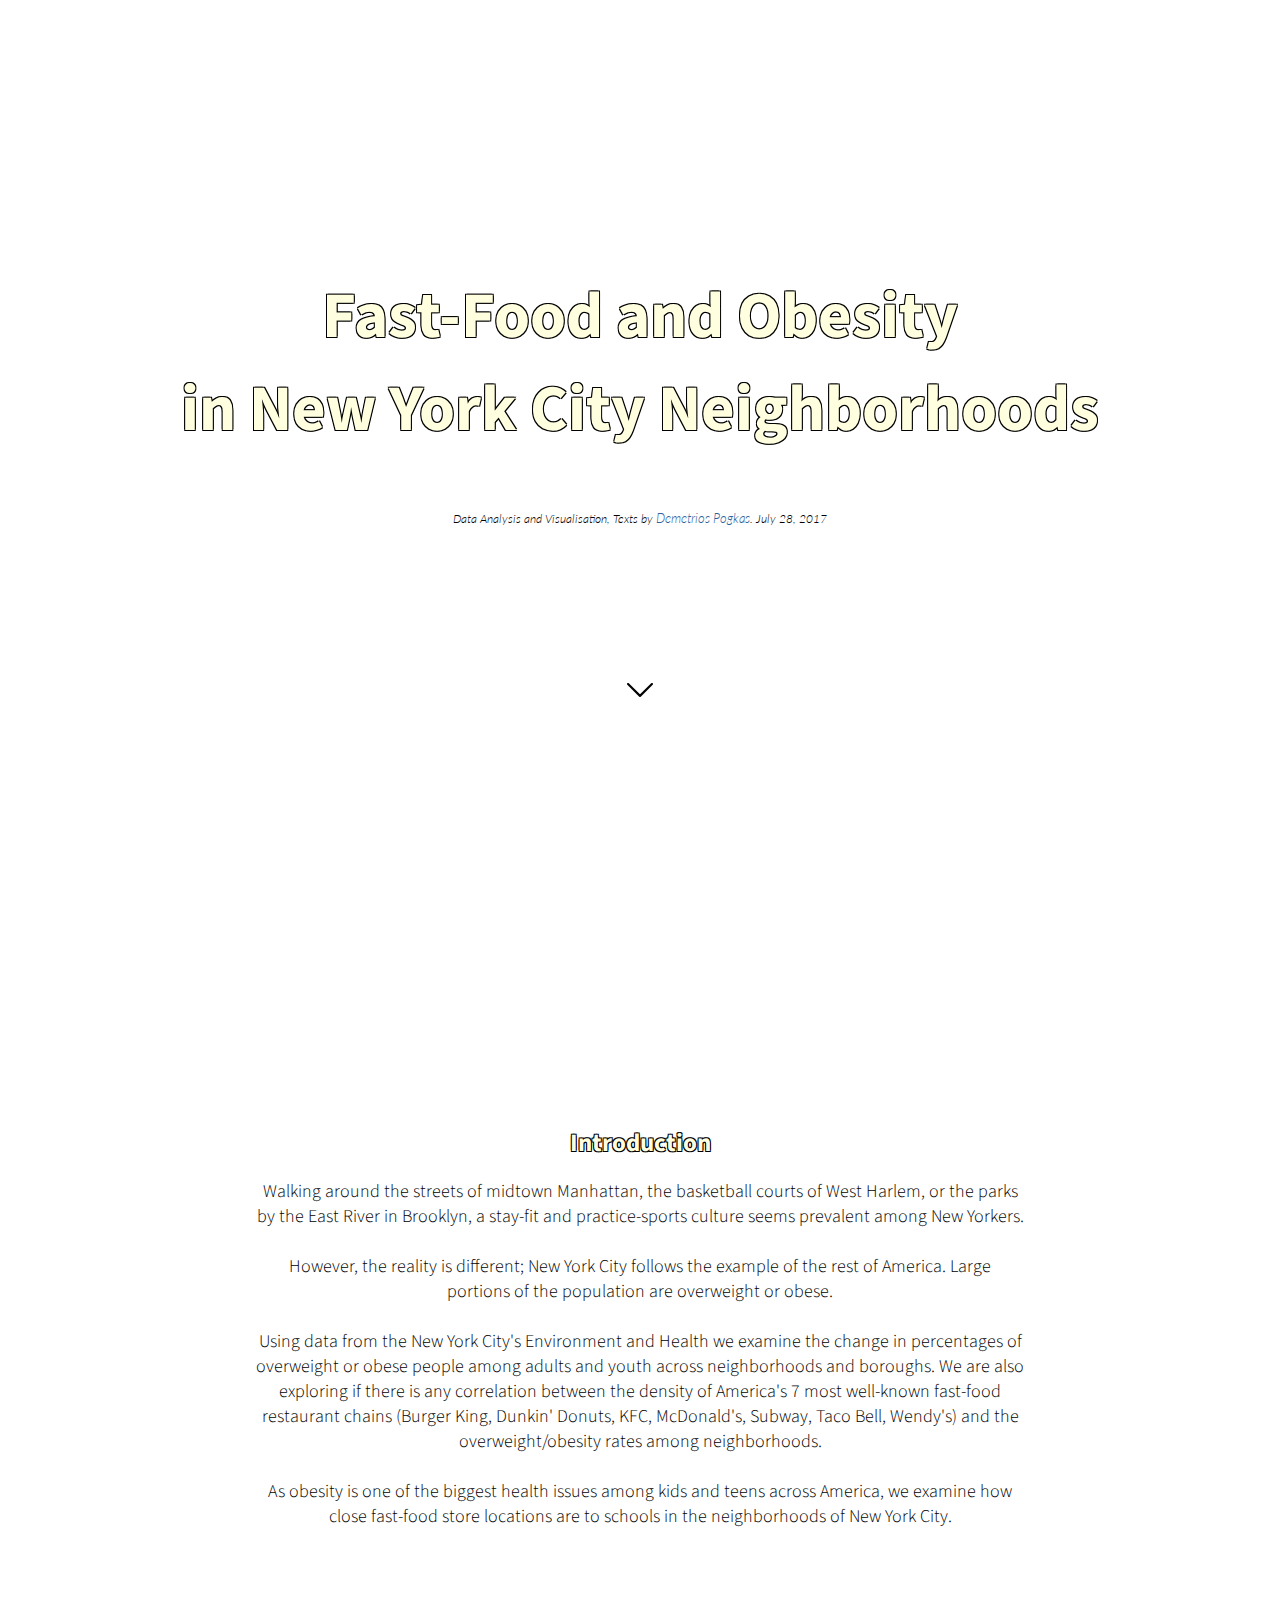
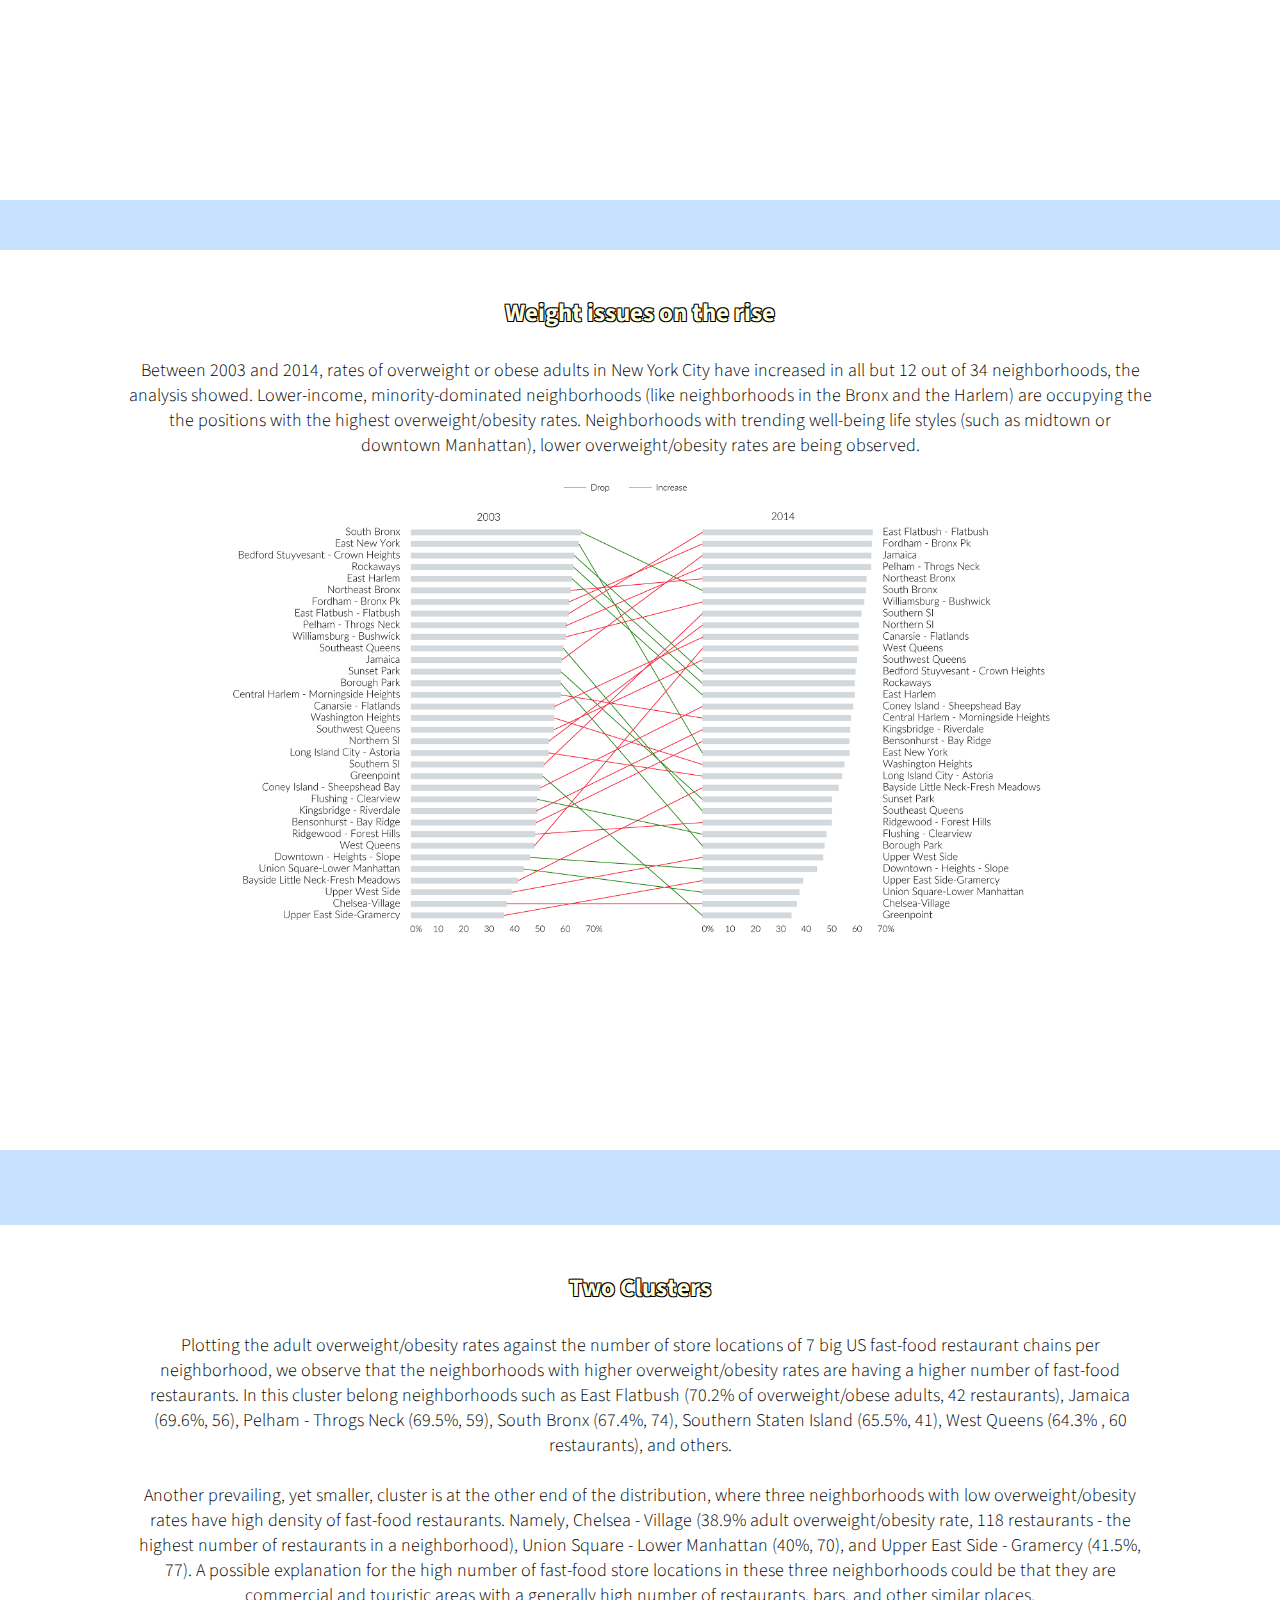
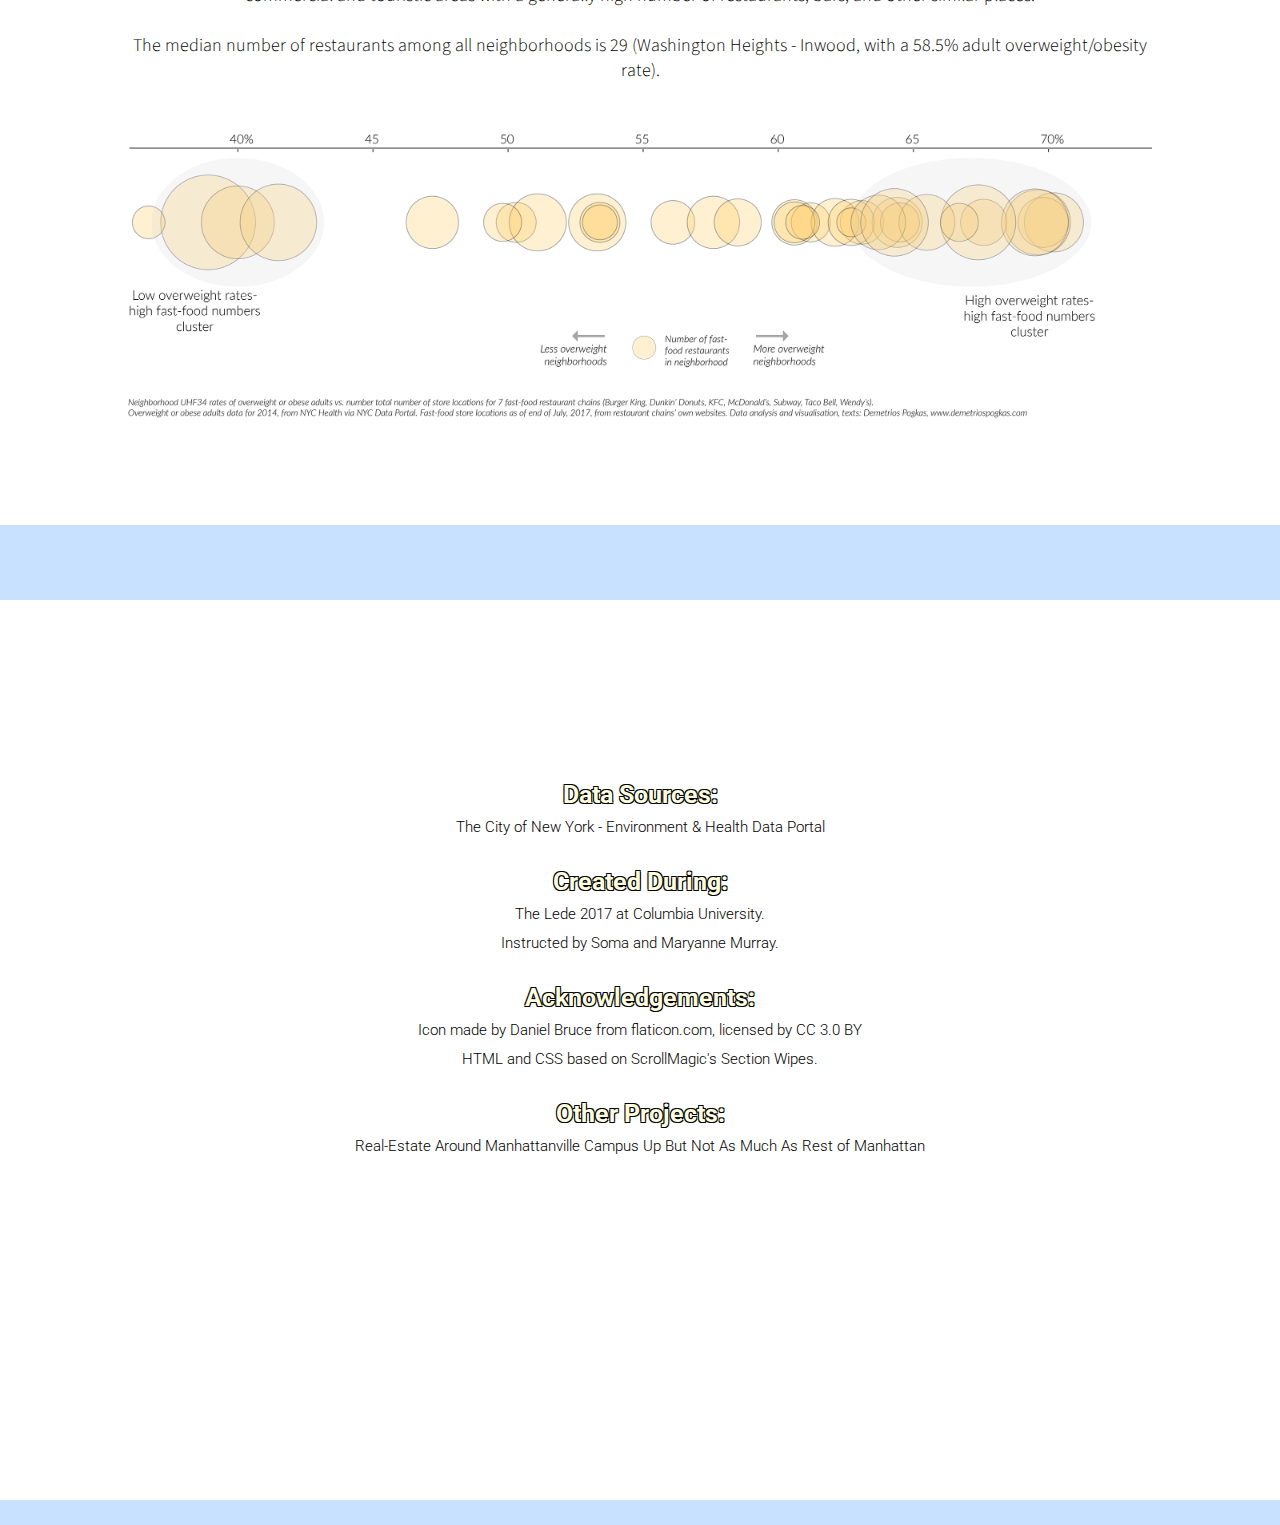
<file: docs/Project-03_Fast-Food-Near-NYC-Schools/First-Draft.html>
﻿<!DOCTYPE html>
<html class="no-js" lang="en">
<head>

<meta charset="utf-8" />
  <meta name="viewport" content="width=device-width, initial-scale=1.0">
  <meta property="og:title" content="Fast-Food and Obesity
in New York City Neighborhoods" />
  <meta property="og:url" content="https://demetriospogkas.github.io/The-Lede-2017-Data-Projects/Project-03_Fast-Food-Near-NYC-Schools/" />
  <meta property="og:description" content="Plotting the adult overweight/obesity rates against the number of store locations of 7 big US fast-food restaurant chains per neighborhood, we observe that the neighborhoods with higher overweight/obesity rates are having a higher number of fast-food restaurants." />
  <meta property="og:image" content="images/overweight-adult-fast-food-new-york-city.png" />
  <meta property="og:video:width" content="331" />
  <meta property="og:video:height" content="231" />


  <link href='http://fonts.googleapis.com/css?family=Source+Sans+Pro:300,400,700,400italic|Josefin+Slab:400,700italic' rel='stylesheet' type='text/css'>
  <link href="https://fonts.googleapis.com/css?family=Roboto:400,400i,500,700" rel="stylesheet"> 
  <link href="https://fonts.googleapis.com/css?family=Lato:100,100i,300,300i,400,400i,700,700i" rel="stylesheet">
  <link rel="stylesheet" href="css/normalize.css" type="text/css">
  <link rel="stylesheet" href="css/scrollmagic-styles.css" type="text/css">
  <link rel="stylesheet" href="css/scrollmagic-examples-custom.css" type="text/css">

  <script type="text/javascript" src="js/jquery.min.js"></script>
  <script type="text/javascript" src="js/highlight.pack.js"></script>
  <script type="text/javascript" src="js/modernizr.custom.min.js"></script>
  <script type="text/javascript" src="js/scrollmagic-examples.js"></script>
  <script type="text/javascript" src="js/ScrollMagic.js"></script>

</head>
<body>
  <div id="content-wrapper">
    <div id="example-wrapper">
      <div class="scrollContent">
        <section class="demo" id="section-wipes">
          <style type="text/css">
            .panel {
              height: 100%;
              width: 100%;
              position: relative;
            }

            .panel.title {
              position: relative;
              height:100%;
              background-color: white;       
            }

            .panel.intro {
              height: 100%;
              background-color: white;
              color: black;
              margin-top: 0px;
              margin-bottom: 50px;
            }

            .panel.green {
              height: 100%;
              background-color: white;
              color: black;
            }

            .panel.bordeaux {
              height: 100%;
              background-color: white;
              color: black;
            }

            .panel.final {
              height: 100%;
              background-color: white;
              color: black;
            }

            #authorCredit{
                

              }
              



          </style>
          <section class="panel title">
            <b style='font-size: 65px; color: lightyellow; text-shadow: -1px -1px 0 #000, 1px -1px 0 #000, -1px 1px 0 #000, 1px 1px 0 #000; top: 30% !important;'>Fast-Food and Obesity<br /> in New York City Neighborhoods<br />
            <span style='font-family: Lato, sans-serif !important; font-size:12px; font-weight: 300 !important; font-style: italic; text-align: center; color:black !important; text-shadow:none !important;'>Data Analysis and Visualisation, Texts by <a href='http://demetriospogkas.com/' target='blank'>Demetrios Pogkas</a>. July 28, 2017</span>
            <div style='font-family: Lato, sans-serif; font-size:12px; font-weight: 300; text-align: center; margin-bottom: 15px; font-color:black; margin-top:10%;'><img src='images/scroll-down.svg' width='2%'></div></b>
          </section>

          <section class="panel intro">
            <b style='font-size: 25px; color: lightyellow; text-shadow: -1px -1px 0 #000, 1px -1px 0 #000, -1px 1px 0 #000, 1px 1px 0 #000; margin-left:20%; margin-right:20%; top: 25% !important;'>Introduction</b>
            <br/><br/><b style='margin-left:20%; margin-right:20%; font-weight:300; font-size:18px; top: 23% !important;'>Walking around the streets of midtown Manhattan, the basketball courts of West Harlem, or the parks by the East River in Brooklyn, a stay-fit and practice-sports culture seems prevalent among New Yorkers.
            <br/><br/>However, the reality is different; New York City follows the example of the rest of America. Large portions of the population are overweight or obese.
            <br/><br/> Using data from the New York City's Environment and Health we examine the change in percentages of overweight or obese people among adults and youth across neighborhoods and boroughs. We are also exploring if there is any correlation between the density of America's 7 most well-known fast-food restaurant chains (Burger King, Dunkin' Donuts, KFC, McDonald's, Subway, Taco Bell, Wendy's) and the overweight/obesity rates among neighborhoods.
            <br/><br/>As obesity is one of the biggest health issues among kids and teens across America, we examine how close fast-food store locations are to schools in the neighborhoods of New York City.  
            </b>
          </section>

          <section class="panel intro">
            <b style='font-size: 25px; color: lightyellow; text-shadow: -1px -1px 0 #000, 1px -1px 0 #000, -1px 1px 0 #000, 1px 1px 0 #000; margin-left:10%; margin-right:10%; top: 5% !important;'>Weight issues on the rise</b>
            <br/><br/><b style='margin-left:10%; margin-right:10%; font-weight:300; font-size:18px; top: 4% !important;'>Between 2003 and 2014, rates of overweight or obese adults in New York City have increased in all but 12 out of 34 neighborhoods, the analysis showed. Lower-income, minority-dominated neighborhoods (like neighborhoods in the Bronx and the Harlem) are occupying the the positions with the highest overweight/obesity rates. Neighborhoods with trending well-being life styles (such as midtown or downtown Manhattan), lower overweight/obesity rates are being observed.
            <br/><br/><table><td><b style='margin-left:0%; margin-right:0%; font-weight:300; font-size:18px; top: 12% !important;'><img src='images/overweight-obese-adult-new-york-city.png' width='80%'></td><td><b style='margin-left:0%; margin-right:0%; font-weight:300; font-size:18px; top: 12% !important;'></b></td></table>
          </section>


          <section class="panel intro">
            <b style='font-size: 25px; color: lightyellow; text-shadow: -1px -1px 0 #000, 1px -1px 0 #000, -1px 1px 0 #000, 1px 1px 0 #000; margin-left:10%; margin-right:10%; top: 5% !important;'>Two Clusters</b>
            <br/><br/><b style='margin-left:10%; margin-right:10%; font-weight:300; font-size:18px; top: 4% !important;'>Plotting the adult overweight/obesity rates against the number of store locations of 7 big US fast-food restaurant chains per neighborhood, we observe that the neighborhoods with higher overweight/obesity rates are having a higher number of fast-food restaurants. In this cluster belong neighborhoods such as East Flatbush (70.2% of overweight/obese adults, 42 restaurants), Jamaica (69.6%, 56), Pelham - Throgs Neck (69.5%, 59), South Bronx (67.4%, 74), Southern Staten Island (65.5%, 41), West Queens (64.3% , 60 restaurants), and others. 
            <br/><br/>
            Another prevailing, yet smaller, cluster is at the other end of the distribution, where three neighborhoods with low overweight/obesity rates have high density of fast-food restaurants. Namely, Chelsea - Village (38.9% adult overweight/obesity rate, 118 restaurants - the highest number of restaurants in a neighborhood), Union Square - Lower Manhattan (40%, 70), and Upper East Side - Gramercy (41.5%, 77). A possible explanation for the high number of fast-food store locations in these three neighborhoods could be that they are commercial and touristic areas with a generally high number of restaurants, bars, and other similar places.<br/><br/>
            The median number of restaurants among all neighborhoods is 29 (Washington Heights - Inwood, with a 58.5% adult overweight/obesity rate).<br/><br/><br/><table><td><b style='margin-left:0%; margin-right:0%; font-weight:300; font-size:18px; top: 12% !important;'><img src='images/overweight-adult-fast-food-new-york-city.png' width='100%'><br/></b></td></table>
          </section>

          <section class="panel final">
            <b style='font-family: Roboto; font-size: 25px; color: lightyellow; text-shadow: -1px -1px 0 #000, 1px -1px 0 #000, -1px 1px 0 #000, 1px 1px 0 #000; margin-left:10%; margin-right:10%; top: 20% !important;'>Data Sources:<br/><span style='font-family: Roboto; font-size: 15px; color: black; text-shadow:none !important; font-weight:300 !important;'><a href='http://a816-dohbesp.nyc.gov/IndicatorPublic/PublicTracking.aspx?theme_code=2,3&subtopic_id=113' target='blank' style='font-family: Roboto; font-size: 15px; color: black; text-shadow:none !important; font-weight:300 !important;'>The City of New York - Environment & Health Data Portal</a></span><br/><br/>
            Created During:<br/><span style='font-family: Roboto; font-size: 15px; color: black; text-shadow:none !important; font-weight:300 !important;'>The Lede 2017 at Columbia University.<br/>Instructed by Soma and Maryanne Murray.</span><br/><br/>
            Acknowledgements:<br/><span style='font-family: Roboto; font-size: 15px; color: black; text-shadow:none !important; font-weight:300 !important;'>Icon made by <a href="https://www.flaticon.com/authors/daniel-bruce" target='blank' title="Daniel Bruce" style='font-family: Roboto; font-size: 15px; color: black; text-shadow:none !important; font-weight:300 !important;'>Daniel Bruce</a> from <a href="https://www.flaticon.com/" target="blank" title="Flaticon" style='font-family: Roboto; font-size: 15px; color: black; text-shadow:none !important; font-weight:300 !important;'>flaticon.com</a>, licensed by <a href="http://creativecommons.org/licenses/by/3.0/" target='blank' title="Creative Commons BY 3.0" target="_blank" style='font-family: Roboto; font-size: 15px; color: black; text-shadow:none !important; font-weight:300 !important;'>CC 3.0 BY</a><br/>HTML and CSS based on <a href='http://scrollmagic.io/examples/basic/section_wipes_natural.html' target="blank" style='font-family: Roboto; font-size: 15px; color: black; text-shadow:none !important; font-weight:300 !important;'>ScrollMagic's Section Wipes</a>.</span><br/><br/>

            Other Projects:<br/><span style='font-family: Roboto; font-size: 15px; color: black; text-shadow:none !important; font-weight:300 !important;'><a href='https://goo.gl/RmT6yk' target='blank' style='font-family: Roboto; font-size: 15px; color: black; text-shadow:none !important; font-weight:300 !important;'>Real-Estate Around Manhattanville Campus Up But Not As Much As Rest of Manhattan</a></span>
            </b>
          </section>
          <script>
            $(function () { // wait for document ready
              // init
              var controller = new ScrollMagic.Controller({
                globalSceneOptions: {
                  triggerHook: 'onLeave'
                }
              });

              // get all slides
              var slides = document.querySelectorAll("section.panel");

              // create scene for every slide
              for (var i=0; i<slides.length; i++) {
                new ScrollMagic.Scene({
                    triggerElement: slides[i]
                  })
                  .setPin(slides[i])
                  .addTo(controller);
              }
            });
          </script>
        </section>
      </div>
    </div>
  </div>
</body>
</html>
</file>
<file: docs/Project-03_Fast-Food-Near-NYC-Schools/css/scrollmagic-styles.css>
/*
  General styles
*/
body {
  font-family: "Source Sans Pro", Arial, sans-serif;
  background-color: #c7e1ff;
  font-size: 13px;
  -webkit-tap-highlight-color: rgba(0,0,0,0);
}
body, html {
  height: 100%
}

h1, h2, h3, h4 {
  font-family: "Josefin Slab", serif;
}
h1 {
  font-style: italic;
  font-weight: bold;
  font-size: 40px;
}
h2 {
  font-size: 20px;
}
a, a:visited {
  text-decoration: none;
  color: #2e639e;
}
a:hover {
  text-decoration: underline;
}
.touchonly {
  display: none;
}
html.touch .touchonly {
  display: block;
}
.noselect * {
  user-select: none;
  -webkit-user-select: none;
  -khtml-user-select: none;
  -moz-user-select: none;
  -o-user-select: none;
}
.doselect * {
  user-select: auto;
  -webkit-user-select: auto;
  -khtml-user-select: auto;
  -moz-user-select: auto;
  -o-user-select: auto;
}

.clearfix:after {
    content: ".";
    display: block;
    clear: both;
    visibility: hidden;
    line-height: 0;
    height: 0;
}

.clearfix {
    display: inline-block;
}

html[xmlns] .clearfix {
    display: block;
}

* html .clearfix {
    height: 1%;
}
</file>
<file: docs/Project-03_Fast-Food-Near-NYC-Schools/css/scrollmagic-examples-custom.css>
/*
  Containers
*/
#content-wrapper, #example-wrapper {
  height: 100%;
}
.scrollContainer {
  overflow-y: scroll;
  overflow-x: hidden;
  width: 100%
}
.scrollContainer {
  height: 100%;
  margin: auto;
}
#example-wrapper .scrollContent {
  height: 100%;
}

.horizontal.scrollContainer {
  overflow-y: hidden;
  overflow-x: scroll;
}
#example-wrapper.scrollContainer .scrollContent {
  width: 100%;
  height: auto;
}
#example-wrapper.scrollContainer.horizontal .scrollContent {
  width: auto;
  height: 100%;
}
#example-wrapper.horizontal {
  white-space: nowrap;
  font-size: 0;  /* fix for spaces between inline block divs */
}
#example-wrapper.horizontal div {
  font-size: 13px;
}
#example-wrapper .scrollContent, #example-wrapper.horizontal .scrollContent {
  font-size: 0;
}
#example-wrapper .scrollContent div {
  font-size: 13px;
}
#example-wrapper section {
}

section#titlechart {
  text-align: center;
  position: relative;
  height: 100%;
  min-height: 500px;
  min-width: 100%;
  height: 100vh;
}
.horizontal section, .horizontal section#titlechart{
  display: inline-block;
  vertical-align: top;
  height: 100%;
}
section#titlechart #description {
  top: 50%;
  left: 50%;
  position: absolute;
  width: 600px;
  height: 300px;
  margin: -150px auto auto -300px;
}
section#titlechart.home #description {
  padding-top: 0;
  padding-bottom: 100px;
}
section#titlechart #description h1 {
  margin: 0;
}
section#titlechart #description h2 {
  margin-bottom: 20px;
}
section#titlechart #description a.viewsource {
  margin-bottom: 20px;
  display: inline-block;
}
section#titlechart #description code {
  background-color: #E1F1FF;
  padding-left: 2px;
  padding-right: 2px;
  white-space: nowrap;
}

section#titlechart #description ol, section#titlechart #description p {
  text-align: left;
  max-width: 400px;
  margin: 10px auto 10px auto;
  white-space: normal;
}
section#titlechart #description ol {
  list-style-position: outside;
}
#example-wrapper section#titlechart #description:after {
  content: "↧";
  font-size: 40px;
  display: block;
}
#example-wrapper.horizontal section#titlechart #description:after {
  content: "↦";
}


section.demo * {
  font-size: 13px;
}
section.demo {
  font-size: 0;
  text-align: center;
  background-image: url("../img/example_bg_v.png");
}
section.demo.fullheight {
  min-height: 100%;
}
section.demo.doublewidth, .spacer.doublewidth {
  min-width: 200%;
}
.horizontal section.demo {
  text-align: inherit;
  white-space: nowrap;
  background-image: url("../img/example_bg_h.png");
}
.horizontal section.demo.fullwidth {
  min-width: 100%;
}
/*
  Elements
*/
h1.badge {
  /*cursor: text;*/
  pointer-events: none;
}
h1.badge:after {
  vertical-align: text-top;
  display: inline-block;
  position: absolute;
  cursor: pointer;
  margin-left: 10px;
  font-family: "Source Sans Pro", Arial, sans-serif;
  font-weight: bold;
  font-style: normal;
  color: #FFFFFF;
  font-size: 12px;
  padding: 2px 5px;
  border-radius: 10px;
  pointer-events: all;
}
h1.badge.gsap:after {
  content: "GSAP";
  background-color: #61AC27;
}
h1.badge.velocity:after {
  content: "Velocity.js";
  background-color: #f53a47;
}
.spacer {
  text-align: center;
  min-height: 100px;
  background-image: url("../img/example_bg_spacer_v.gif");
}
.spacer.s0 {
  min-height: 1px;
}
.spacer.s1 {
  min-height: 100px;
}
.spacer.s2 {
  min-height: 200px;
}
.spacer.s3 {
  min-height: 300px;
}
.spacer.s4 {
  min-height: 400px;
}
.spacer.s5 {
  min-height: 500px;
}
.spacer.s6 {
  min-height: 600px;
}
.spacer.s7 {
  min-height: 700px;
}
.spacer.s8 {
  min-height: 800px;
}
.spacer.s9 {
  min-height: 900px;
}
.spacer.s10 {
  min-height: 1000px;
}
.spacer.s_viewport {
  min-height: 100%;
}
.horizontal .spacer {
  background-image: url("../img/example_bg_spacer_h.gif");
  margin-bottom: 0;
  min-height: initial;
  min-width: 100px;
  height: 100%;
  display: inline-block;
  vertical-align: top;
}
.horizontal .spacer.s0 {
  min-width: 1px;
}
.horizontal .spacer.s1 {
  min-width: 100px;
}
.horizontal .spacer.s2 {
  min-width: 200px;
}
.horizontal .spacer.s3 {
  min-width: 300px;
}
.horizontal .spacer.s4 {
  min-width: 400px;
}
.horizontal .spacer.s5 {
  min-width: 500px;
}
.horizontal .spacer.s6 {
  min-width: 600px;
}
.horizontal .spacer.s7 {
  min-width: 700px;
}
.horizontal .spacer.s8 {
  min-width: 800px;
}
.horizontal .spacer.s9 {
  min-width: 900px;
}
.horizontal .spacer.s10 {
  min-width: 1000px;
}
.spacer.s_viewport {
  min-width: 100%;
}

.box1, .box2, .box3 {
  display: inline-block;
  position: relative;
  border-radius: 8px;
  border: 0px solid white;
  text-align: center;
  vertical-align: middle;
  padding: 0 5px;
}
.box1 {
  min-width: 100px;
  height: 100px;
  margin: 0 auto 0 auto;
}
.box2 {
  min-width: 50px;
  height: 50px;
  margin: 25px auto 25px auto;
}
.box3 {
  min-width: 26px;
  height: 26px;
  margin: 37px auto 37px auto;
}
.horizontal .box1 {
  top: 50%;
  max-height: 100px;
  margin: -50px 0 auto 0;
}
.horizontal .box2 {
  top: 50%;
  max-height: 50px;
  margin: -25px 25px auto 25px;
}
.horizontal .box3 {
  top: 50%;
  max-height: 26px;
  margin: -13px 37px auto 37px;
}
.box1 p, .box2 p, .box3 p {
  margin: 5px 15px 5px 15px;
  font-size: 13px;
  font-weight: lighter;
  color: white;
}
.box1 p:first-child {
  margin-top: 27px;
}
.box1 a, .box2 a, .box3 a {
  color: white;
}
.box1.white *, .box2.white *, .box3.white * {
  color: #2e639e;
}
.box2.mario {
  background-color: #004fae;
  border-top: 30px solid #fc112f;
  border-bottom: 10px solid #c4723b;
}
.box3.goomba {
  min-width: 30px;
  height: 4px;
  margin-top: 75px;
  margin-left: 30px;
  margin-bottom: 25px;
  background-color: #b39475;
  border-top: 30px solid #744527;
  border-bottom: 6px solid #c4723b;
}
/*
  colors
*/

.box1.outline, .box2.outline, .box3.outline {
  border: 1px solid white;
}
.blue {
  background-color: #3883d8;
}
.turqoise {
  background-color: #38ced7;
}
.brown {
  background-color: #a66f28;
}
.bordeaux {
  background-color: #953543;
}
.skin {
  background-color: #ED9F4C;
}
.black {
  background-color: #000000;
}
.white {
  background-color: #FFFFFF;
}
.red {
  background-color: #cf3535;
}
.green {
  background-color: #22d659;
}
.orange {
  background-color: #ea6300;
}
/*
  Form
*/
form.move {
  text-align: left;
  position: fixed;
  top: 70px;
  left: 20px;
  display: block;
  background-color: white;
  background-color: rgba(255, 255, 255, 0.9);
  border-radius: 4px;
  padding: 20px;
  z-index: 20;
}
html.touch form.move {
  top: 120px;
}
form > div, form > fieldset > div {
  margin: 10px 0 10px 0;
  display: block;
}
form .slider {
  min-width: 199px;
  display: inline-block;
  position: relative;
  height: 9px;
  border-right: 1px solid #2e639e;
  border-left: 1px solid #2e639e;
  vertical-align: middle;
  margin-right: 5px;
}
form .slider .trackbar {
  margin-top: 4px;
  border-top: 1px solid #2e639e;
  height: 4px;
}
form .slider .handle {
  height: 14px;
  width: 6px;
  position: absolute;
  top: -4px;
  margin-left: -4px;
  left: 0%;
  background-color: white;
  border-radius: 4px;
  cursor: pointer;
  border: 1px solid #2e639e;
}
form .slider .handle:hover, form .slider.dragging .handle {
  background-color: #79b0ee;
}
form .slider + input {
  background-color: transparent;
  border: none;
  padding: 0;
}
form #options label, form #actions label, form #tweenparams label {
  min-width: 90px;
  text-align: right;
  display: inline-block;
  margin-right: 10px;
}
form #tweenparams label {
  min-width: 50px;
}
form #options button {
  width: 65px;
}
form fieldset {
  padding: 0 10px 0 10px;
  margin: 5px 0 0 0;
}
form fieldset:first-child {
  margin-top: -5px;
}
form fieldset legend {
  padding: 0 5px 0 5px;
  margin: 0;
}

.move {
  cursor: move;
}
.move * {
  cursor: auto;
}
.move label {
  cursor: default;
}

/*
  MENU
*/

ul#menu, ul#menu ul {
  list-style: none;
  padding: 0;
}

ul#menu {
  position: fixed;
  z-index: 999;
  width: 540px;
  left: 50%;
  margin: 10px auto auto -270px;
  text-align: center;
}

ul#menu > li {
  display: inline-block;
  margin: 0 5px 0 5px;
  position: relative;
  min-height: 30px;
  border-radius: 4px;
  background-color: #79b0ee;
  vertical-align: top;
  min-width: 165px;
}
ul#menu li a {
  padding: 0 5px 0 5px;
  display: block;
  text-decoration: none;
  line-height: 30px;
  color: white;
  text-transform: uppercase;
  letter-spacing: 0.05em;
  font-size: 15px;
}
ul#menu ul {
  display: none;
}

ul#menu li:hover > a, ul#menu li.current > a {
  color: #2e639e;
}

ul#menu li:hover ul, html.touch ul#menu li.open ul {
  display: block;
  width: 100%;
  padding: 5px 0 5px 0;
  border-top: 1px dashed white;
}
ul#menu ul li a {
  text-transform: none;
  font-size: 12px;
  line-height: 20px;
  font-weight: lighter;
  color: #133f71;
}
ul#menu ul li.current a {
  background-color: #FFFFFF;
}
ul#menu ul li a:hover {
  background-color: #3883d8;
  color: white;
}

.menuwrap {
  position: fixed;
  background-color: white;
  background-color: rgba(255, 255, 255, 0.9);
  min-width: 540px;
  left: 50%;
  margin-left: -270px;
  min-height: 51px;
  border-bottom-left-radius: 8px;
  border-bottom-right-radius: 8px;
  z-index: 99999;
  text-align: center;
  transition: top 0.5s;
  -webkit-transition: top 0.5s; /* Safari */
  transition-delay: 1s;
  -webkit-transition-delay: 1s; /* Safari */
}

#titlechart .menuwrap {
  position: absolute;
  z-index: inherit;
  background-color: transparent;
}

.menuwrap ul#menu {
  position: absolute;
}
.menuwrap > a.prev, .menuwrap > a.next {
  display: block;
  position: absolute;
  background-color: white;
  background-color: rgba(255, 255, 255, 0.9);
  border-radius: 15px;
  line-height: 30px;
  width: 30px;
  height: 30px;
  top: 11px;
  margin: 0 280px;
  box-sizing: border-box;
}
.menuwrap > a.prev:hover, .menuwrap > a.next:hover {
  text-decoration: none;
  background-color: #79b0ee;
  color: #FFFFFF;
}
.menuwrap > a.prev {
  margin-left: 0;
  padding-right: 2px;
  right: 50%;
}
.menuwrap > a.next {
  margin-right: 0;
  padding-left: 4px;
  left: 50%;
}
/*
  mobile
*/
html.touch .menuwrap {
  z-index: 999999;
  box-sizing: content-box;
  min-width: 0;
  width: 100%;
  margin: 0;
  left: 0;
  top: 0;
  height: auto;
  background-color: transparent;
}
html.touch ul#menu {
  position: static;
  margin: 100px 0 0 0;
  text-align: center;
  width: 100%;
  left: 0;
  display: none;
}
html.touch .menuwrap.open {
  height: 100%;
  background-color: rgba(255, 255, 255, 0.9);
  overflow: scroll;
}
html.touch .menuwrap.open ul#menu {
  display: block;
}

html.touch ul#menu > li {
  display: block;
  margin: 10px;
  height: auto;
}
html.touch ul#menu ul {
  margin-top: 10px;
  padding-top: 10px;
  border-top: 1px dashed white;
}
html.touch ul#menu li {
  padding: 10px 0;
}
html.touch ul#menu li ul li{
}
html.touch ul#menu > li a {
  color: #2e639e;
  font-size: 4em;
  line-height: 1.2em;
}
html.touch ul#menu ul li a {
  font-size: 2.5em;
  line-height: 1.2em;
}
html.touch ul#menu ul li a {
}
html.touch ul#menu ul {
  display: block;
}
html.touch ul#menu ul li.current a {
  background-color: transparent;
}
html.touch ul#menu ul li a:hover {
  background-color: transparent;
}
html.touch ul#menu ul li a:active {
  color: white;
}
html.touch .menuwrap > a.prev, html.touch .menuwrap > a.next, html.touch .menubtn {
  width: 80px;
  height: 80px;
  border-radius: 40px;
  top: 10px;
  background-color: #3883d8;
  color: white;
  font-size: 4em;
  line-height: 1.5em;
}
html.touch .menuwrap > a.prev:active, html.touch .menuwrap > a.next:active, html.touch .menubtn:active {
  background-color: white;
  color: #3883d8;
  border: 2px solid #3883d8;
}
html.touch .menuwrap > a.prev {
  margin-right: 70px;
  padding-right: 10px; 
}
html.touch .menuwrap > a.next {
  margin-left: 70px;
  padding-left: 10px;
}
html.touch .menubtn {
  padding: 0;
  border: 0;
  position: absolute;
  left: 50%;
  margin-left: -40px;
  line-height: 0;
  outline: none;

  appearance: none;
  -webkit-justify-content: center;
  -ms-flex-pack: center;
  justify-content: center;
  -webkit-align-items: center;
  -ms-flex-align: center;
  align-items: center;
  transition: 0.3s;
  -webkit-user-select: none;
  -moz-user-select: none;
  -ms-user-select: none;
  user-select: none;
}
html.touch .menubtn:active .button-lines, html.touch .menubtn:active .button-lines::before, html.touch .menubtn:active .button-lines::after{
  background: #3883d8;
}
html.touch .menubtn .button-lines, html.touch .menubtn .button-lines::before, html.touch .menubtn .button-lines::after {
  display: inline-block;
  height: 6px;
  width: 35px;
  border-radius: 4px;
  transition: 0.3s;
  background: #FFFFFF;
  position: relative;
  left: 0;
  top: -5px;
}
html.touch .menubtn .button-lines::before, html.touch .menubtn .button-lines::after {
  content: '';
  position: absolute;
}
html.touch .menubtn .button-lines::before {
  top: 12px;
}
html.touch .menubtn .button-lines::after {
  top: -12px;
}
html.touch .menuwrap.open .menubtn .button-lines {
  background: transparent;
}
html.touch .menuwrap.open .menubtn .button-lines::before {
  top: 0px;
  -o-transform: rotate3d(0, 0, 1, -45deg);
  -moz-transform: rotate3d(0, 0, 1, -45deg);
  -webkit-transform: rotate3d(0, 0, 1, -45deg);
  transform: rotate3d(0, 0, 1, -45deg);
  -o-transform-origin: 50% 50%;
  -moz-transform-origin: 50% 50%;
  -webkit-transform-origin: 50% 50%;
  transform-origin: 50% 50%;
}
html.touch .menuwrap.open .menubtn .button-lines::after {
  top: 0px;
  -o-transform: rotate3d(0, 0, 1, 45deg);
  -moz-transform: rotate3d(0, 0, 1, 45deg);
  -webkit-transform: rotate3d(0, 0, 1, 45deg);
  transform: rotate3d(0, 0, 1, 45deg);
  -o-transform-origin: 50% 50%;
  -moz-transform-origin: 50% 50%;
  -webkit-transform-origin: 50% 50%;
  transform-origin: 50% 50%;
}


/*
  Codecontainer
*/
#codecontainer {
  position: fixed;
  top: 30px;
  bottom: 20px;
  right: 20px;
  left: 20px;
  background-color: white;
  border-radius: 4px;
  z-index: 99999;
  min-height: 300px;
}
#codecontainer pre {
  margin: 0;
  padding: 0;
  line-height: 16px;
  tab-size: 4;
}
#codecontainer pre .break {
  background-color: #F6F6F6;
  font-weight: bold;
  color: #aaa;
}
#codecontainer pre .break:before {
  content: "᎒"
}
#codecontainer .codewrap {
  position: absolute;
  top: 10px;
  bottom: 10px;
  width: 100%;
  overflow: hidden;
  overflow: scroll;
  white-space: nowrap;
}
#codecontainer .code, #codecontainer .linenumbers {
  min-height: 100%;
}
#codecontainer .code {
  padding: 0;
  display: inline-block;
}
#codecontainer .code {
  padding: 0 15px 10px 5px;
}
#codecontainer .linenumbers {
  float: left;
  padding: 0px 5px 0px 10px;
  color: #aaa;
  text-align: right;
  border-right: 1px solid #e5e5e5;
}
#codecontainer span.indent {
  width: 31px;
  display: inline-block;
  white-space: nowrap;
}
#codecontainer #close.button {
  position: fixed;
  top: 20px;
  right: 10px;
  width: 20px;
  height: 20px;
}
#codecontainer #select.button {
  position: fixed;
  top: 20px;
  right: 40px;
  height: 20px;
  padding: 0 10px 0 10px;
}
#codecontainer #close.button:after {
  content: "྾";
}
#codecontainer .button {
  background-color: white;
  border-radius: 10px;
  border: 1px solid #e5e5e5;
  text-align: center;
  cursor: pointer;
  color: #2e639e;
}
#codecontainer .button:hover {
  background-color: #3883d8;
  color: white;
}

/*
  OTHER
*/
a.viewsource:after {
  content: " }";
}
a.viewsource:before {
  content: "{ ";
}

#parallaxContainer {
  width: 900px;
  height: 500px;
  top: 30px;
  position: relative;
}
#parallaxContainer .layer1 {
  height: 100%;
  text-align: center;
  background-image: url("../img/example_parallax_l1.gif");
}
#parallaxContainer .layer2 {
  background-image: url("../img/example_parallax_l2.png");
  position: absolute;
  height: 139px;
  width: 100%;
  bottom: 32px
}
#parallaxContainer .layer3 {
  background-image: url("../img/example_parallax_l3.gif");
  position: absolute;
  height: 32px;
  width: 100%;
  bottom: 0px;
}
#parallaxText {
  width: 0;
  height: 100%;
  margin: auto;
  position: relative;
}
#parallaxText .layer1, #parallaxText .layer2, #parallaxText .layer3 {
  position: absolute;
  font-size: 50px;
  line-height: 50px;
  margin-left: -150px;
  margin-top: -25px;
  width: 300px;
  top: 50%;
  left: 50%;
  text-align: center;
  color: #133f71;
}
#parallaxText .layer1 {
  top: 48%;
}
#parallaxText .layer2 {
  top: 49%;
}
#parallaxText .layer3 a {
  display: block;
  font-family: "Source Sans Pro", Arial, sans-serif;
  font-style: normal;
  font-weight: normal;
}
#parallax1 > div, #parallax2 > div, #parallax3 > div {
  -webkit-transform: translateZ(0);-webkit-backface-visibility: hidden;-webkit-perspective: 1000;
}

.dynamicContent #content {
  width: 390px;
  margin: auto;
  text-align: left;
}
.dynamicContent #content .box1 {
  margin: 10px;
}

.dynamicContent #loader {
  height: 0;
  overflow: hidden;
  line-height: 60px;
}
.dynamicContent #loader.active {
  height: 60px;
}
.dynamicContent #loader img {
  vertical-align: text-bottom;
}

#customactions {
  height: 160px;
  width: 170px;
  margin: auto;
  padding-top: 40px;
  text-align: left;
}
#customactions label {
  width: 100px;
  display: inline-block;
}
#customactions code {
  color: #3883d8;
}
#customactions a.viewsource {
  margin-top: 20px;
  display: block;
  text-align: center;
}
.demo.responsiveDuration {
  position: relative;
}
.responsiveDuration .box1 {
  top: 50%;
  left: 50%;
  position: absolute;
  margin-top: -50px;
  margin-left: -50px;
}
#destroybox a {
  display: block;
  margin-top: 20px;
}
#destroybox a.disabled {
  color: #79b0ee;
}
#mobileadvanced {
  width: 150px;
  height: 150px;
}
#mobileadvanced p {
  margin-top: 50px;
}
#multiDirect {
  text-align: left;
  position: relative;
}
#multiDirect .box1 {
  left: 50vw;
  top: 200px;
  margin-left: -60px;
}
#multiDirect .box1 p:first-child {
  margin-top: 20px;
}

#imagesequence {
  height: 300px;
}

.copyright {
  font-variant: italic;
  font-size: 11px;
}

#bezier {
  overflow: hidden;
  position: relative;
}
#bezier #plane {
  position: absolute;
  left: -100px;
}
#bezier a.viewsource {
  margin: 100px;
  display: inline-block;
}

.demo#section-slides, .demo#section-wipes {
  height: 100%;
  width: 100%;
  background-image: none;
}

.demo#section-slides .panel > b, .demo#section-wipes .panel > b {
  position: relative;
  display: block;
  overflow: visible;
  top: 20%;
}

/*

Codehighlighting
github.com style (c) Vasily Polovnyov <vast@whiteants.net>

*/

.hljs {
  display: block; padding: 0.5em;
  color: #333;
  /*background: #f8f8f8*/
}

.hljs-comment,
.hljs-template_comment,
.diff .hljs-header,
.hljs-javadoc {
  color: #998;
  font-style: italic
}

.hljs-keyword,
.css .rule .hljs-keyword,
.hljs-winutils,
.javascript .hljs-title,
.nginx .hljs-title,
.hljs-subst,
.hljs-request,
.hljs-status {
  color: #333;
  font-weight: bold
}

.hljs-number,
.hljs-hexcolor,
.ruby .hljs-constant {
  color: #099;
}

.hljs-string,
.hljs-tag .hljs-value,
.hljs-phpdoc,
.tex .hljs-formula {
  color: #d14
}

.hljs-title,
.hljs-id,
.coffeescript .hljs-params,
.scss .hljs-preprocessor {
  color: #900;
  font-weight: bold
}

.javascript .hljs-title,
.lisp .hljs-title,
.clojure .hljs-title,
.hljs-subst {
  font-weight: normal
}

.hljs-class .hljs-title,
.haskell .hljs-type,
.vhdl .hljs-literal,
.tex .hljs-command {
  color: #458;
  font-weight: bold
}

.hljs-tag,
.hljs-tag .hljs-title,
.hljs-rules .hljs-property,
.django .hljs-tag .hljs-keyword {
  color: #000080;
  font-weight: normal
}

.hljs-attribute,
.hljs-variable,
.lisp .hljs-body {
  color: #008080
}

.hljs-regexp {
  color: #009926
}

.hljs-symbol,
.ruby .hljs-symbol .hljs-string,
.lisp .hljs-keyword,
.tex .hljs-special,
.hljs-prompt {
  color: #990073
}

.hljs-built_in,
.lisp .hljs-title,
.clojure .hljs-built_in {
  color: #0086b3
}

.hljs-preprocessor,
.hljs-pragma,
.hljs-pi,
.hljs-doctype,
.hljs-shebang,
.hljs-cdata {
  color: #999;
  font-weight: bold
}

.hljs-deletion {
  background: #fdd
}

.hljs-addition {
  background: #dfd
}

.diff .hljs-change {
  background: #0086b3
}

.hljs-chunk {
  color: #aaa
}
</file>
<file: docs/Project-04_Sentiment-Analysis-of-Punk-Rock-Songs/css/main-css.css>
@font-face {
    font-family: 'SexPistols';
    src: url(sex_pistols.woff) format('woff');
    src: url(sex_pistols.woff2) format('woff2');
    src: url(sex_pistols.ttf) format('truetype');
}

  .title {
    font-family: 'Carrois Gothic SC', sans-serif;
    font-size: 95px;
    text-align: center;
    margin-left: 1%;
    margin-top: 5%;
  }

@media only screen and (max-width: 500px) {
    .article_container {
      margin-left: 5% !important;
      margin-right: 5% !important;
  }

/*  .cover_image {
    margin-left: 5% !important;
      margin-right: 5% !important;
  }*/

}

@media only screen and (min-width: 501px) and (max-width: 899px){
    .article_container {
      margin-left: 10% !important;
      margin-right: 10% !important;
  }

/*  .cover_image {
    margin-left: 5% !important;
      margin-right: 5% !important;
  }*/

}

@media only screen and (max-width: 900px) {
    .article_container {
      margin-left: 10%;
      margin-right: 10%;
  }

/*  .cover_image {
    margin-left: 5% !important;
      margin-right: 5% !important;
  }*/

}

  .author_credit {
    font-family: Lato; 
    font-size:16px; 
    font-weight: 300; 
    text-align: center; 
    margin-bottom: 25px; 
    font-color:black; 
    margin-top:1%;
  }

  .cover_image {
    display: block;
  }

  .image_credit {
    color:white;
    font-family: Lato;
    font-weight: 300;
    font-style: italic;
    font-size: 10px;
    margin-top: -20px;
    margin-right: 5px;
    text-align: right;
    background-color: #706c67;
    z-index: 200;
  }

  .article_container {
    font-family: 'Source Sans Pro', sans-serif;
    margin-left: 30%;
    margin-right: 30%;
    text-align: justify !important;
  }

  a {
    text-decoration: none;
    color: gray;
  }


  .scroll {
    margin-left: 50%;
  }


  .intro {
    font-family: 'Source Sans Pro', sans-serif;
    font-weight:300; 
    font-size:18px; 
    margin-top: 10%;
    text-align: justify !important;
  }

  .sub_head {
    font-family: 'Carrois Gothic SC', sans-serif;
    font-size: 25px; 
    margin-top: 5%;
    text-align: center;
  }

  .text {
    font-family: 'Source Sans Pro', sans-serif;
    font-weight:200; 
    font-size:18px;
    text-align: justify !important;
  }

  .image {
    margin-left: -25%;
    margin-top: 5%;
  }

  .image_horizontal {
    margin-left: -22% !important;
  }

  .final {
    margin-top: 10%;
    margin-bottom: 10%;
  }
  .ending_credits_header {
    font-family: 'SexPistols', sans-serif;
    font-size: 25px; 
    text-align: center;
  }
  .ending_credits_content {
    font-family: Roboto; 
    font-size: 15px; 
    color: black; text-shadow:none !important; 
    font-weight:300 !important;
    margin-bottom: 2%;
    text-align: center;
  }
</file>
<file: docs/Project-04_Sentiment-Analysis-of-Punk-Rock-Songs/css/all-songs-positive-negative.css>
#g-03-Founding-Year-Resampled-5A_03-Positive-Negative_PRINTSCREEN_v05-box .g-artboard {
    margin:0 auto;
  }
  #g-03-Founding-Year-Resampled-5A_03-Positive-Negative_PRINTSCREEN_v05-box .g-artboard p {
    margin:0;
  }
  .g-aiAbs {
    position:absolute;
  }
  .g-aiImg {
    display:block;
    width:100% !important;
  }
  .g-aiPointText p { white-space: nowrap; }
  #g-03-Founding-Year-Resampled-5A_03-Positive-Negative_PRINTSCREEN_v05-Artboard_1 {
    position:relative;
    overflow:hidden;
    width:859px;
  }
  #g-03-Founding-Year-Resampled-5A_03-Positive-Negative_PRINTSCREEN_v05-Artboard_1 p {
    font-family: 'Carrois Gothic SC', sans-serif;
    font-weight:500;
    font-size:28px;
    line-height:34px;
    filter:alpha(opacity=100);
    -ms-filter:progid:DXImageTransform.Microsoft.Alpha(Opacity=100);
    opacity:1;
    letter-spacing:0em;
    text-align:left;
    color:rgb(0,0,0);
    text-transform:none;
    padding-bottom:0;
    padding-top:0;
    mix-blend-mode:normal;
    font-style:normal;
  }
  #g-03-Founding-Year-Resampled-5A_03-Positive-Negative_PRINTSCREEN_v05-Artboard_1 .g-pstyle0 {
    text-align:center;
  }
  #g-03-Founding-Year-Resampled-5A_03-Positive-Negative_PRINTSCREEN_v05-Artboard_1 .g-pstyle1 {
    font-family:Lato;
    font-weight:300;
    font-size:12px;
    line-height:14px;
    text-align:right;
  }
  #g-03-Founding-Year-Resampled-5A_03-Positive-Negative_PRINTSCREEN_v05-Artboard_1 .g-pstyle2 {
    font-family:Lato;
    font-weight:300;
    font-size:12px;
    line-height:14px;
  }
  #g-03-Founding-Year-Resampled-5A_03-Positive-Negative_PRINTSCREEN_v05-Artboard_1 .g-pstyle3 {
    font-family:Lato;
    font-weight:400;
    font-size:12px;
    line-height:14px;
    filter:alpha(opacity=50);
    -ms-filter:progid:DXImageTransform.Microsoft.Alpha(Opacity=50);
    opacity:0.5;
  }
  #g-03-Founding-Year-Resampled-5A_03-Positive-Negative_PRINTSCREEN_v05-Artboard_1 .g-pstyle4 {
    font-family:Lato;
    font-weight:400;
    font-size:12px;
    line-height:14px;
    filter:alpha(opacity=50);
    -ms-filter:progid:DXImageTransform.Microsoft.Alpha(Opacity=50);
    opacity:0.5;
    text-align:right;
  }
  #g-03-Founding-Year-Resampled-5A_03-Positive-Negative_PRINTSCREEN_v05-Artboard_1 .g-pstyle5 {
    font-family:Lato;
    font-weight:300;
    font-size:12px;
    line-height:14px;
    text-align:center;
  }
  #g-03-Founding-Year-Resampled-5A_03-Positive-Negative_PRINTSCREEN_v05-Artboard_1 .g-pstyle6 {
    font-family:Lato;
    font-weight:300;
    font-size:12px;
    line-height:10px;
    text-align:center;
  }
  #g-03-Founding-Year-Resampled-5A_03-Positive-Negative_PRINTSCREEN_v05-Artboard_1 .g-pstyle7 {
    font-family:Lato;
    font-weight:400;
    font-size:12px;
    line-height:10px;
    filter:alpha(opacity=50);
    -ms-filter:progid:DXImageTransform.Microsoft.Alpha(Opacity=50);
    opacity:0.5;
  }
</file>
<file: docs/Project-04_Sentiment-Analysis-of-Punk-Rock-Songs/css/emotions-by-genre.css>
<style type='text/css' media='screen,print'>
  #g-06-Bars-Median-Emotions_ALL_v02-box .g-artboard {
    margin:0 auto;
  }
  #g-06-Bars-Median-Emotions_ALL_v02-box .g-artboard p {
    margin:0;
  }
  .g-aiAbs {
    position:absolute;
  }
  .g-aiImg {
    display:block;
    width:100% !important;
  }
  .g-aiPointText p { white-space: nowrap; }
  #g-06-Bars-Median-Emotions_ALL_v02-Artboard_1 {
    position:relative;
    overflow:hidden;
    width:737px;
  }
  #g-06-Bars-Median-Emotions_ALL_v02-Artboard_1 p {
    font-family:Lato;
    font-weight:300;
    font-size:13px;
    line-height:16px;
    filter:alpha(opacity=100);
    -ms-filter:progid:DXImageTransform.Microsoft.Alpha(Opacity=100);
    opacity:1;
    letter-spacing:0em;
    text-align:left;
    color:rgb(0,0,0);
    text-transform:none;
    padding-bottom:0;
    padding-top:0;
    mix-blend-mode:normal;
    font-style:normal;
  }
  #g-06-Bars-Median-Emotions_ALL_v02-Artboard_1 .g-pstyle0 {
    font-weight:500;
    font-family: 'Carrois Gothic';
    font-size:28px;
    line-height:34px;
    text-align:center;
  }
  #g-06-Bars-Median-Emotions_ALL_v02-Artboard_1 .g-pstyle1 {
    filter:alpha(opacity=50);
    -ms-filter:progid:DXImageTransform.Microsoft.Alpha(Opacity=50);
    opacity:0.5;
    text-align:right;
  }
  #g-06-Bars-Median-Emotions_ALL_v02-Artboard_1 .g-pstyle2 {
    font-weight:500;
    font-size:15px;
    line-height:18px;
  }
  #g-06-Bars-Median-Emotions_ALL_v02-Artboard_1 .g-pstyle3 {
    text-align:right;
  }
  #g-06-Bars-Median-Emotions_ALL_v02-Artboard_1 .g-pstyle4 {
    font-weight:500;
    font-size:16px;
    line-height:19px;
  }
  #g-06-Bars-Median-Emotions_ALL_v02-Artboard_1 .g-pstyle5 {
    filter:alpha(opacity=50);
    -ms-filter:progid:DXImageTransform.Microsoft.Alpha(Opacity=50);
    opacity:0.5;
  }
  #g-06-Bars-Median-Emotions_ALL_v02-Artboard_1 .g-pstyle6 {
    font-size:12px;
    line-height:10px;
    filter:alpha(opacity=50);
    -ms-filter:progid:DXImageTransform.Microsoft.Alpha(Opacity=50);
    opacity:0.5;
  }

</style>
</file>
